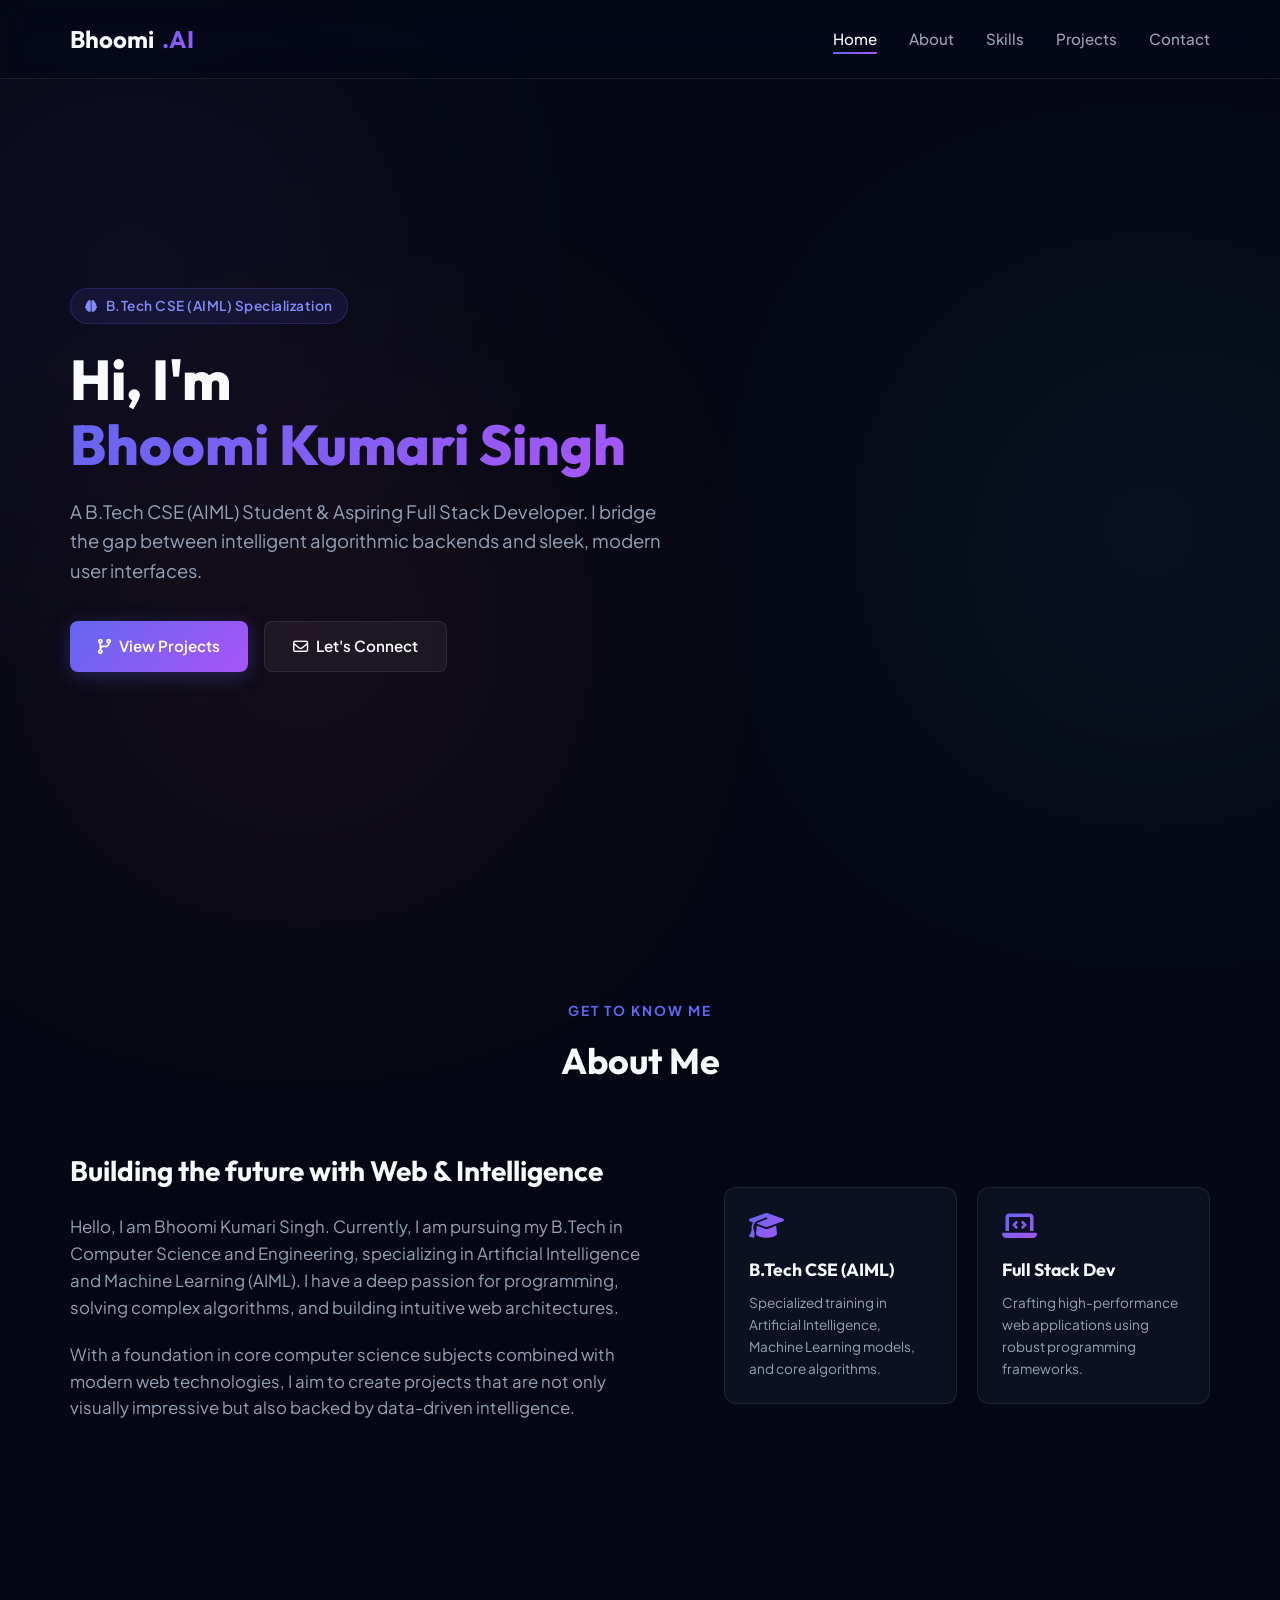
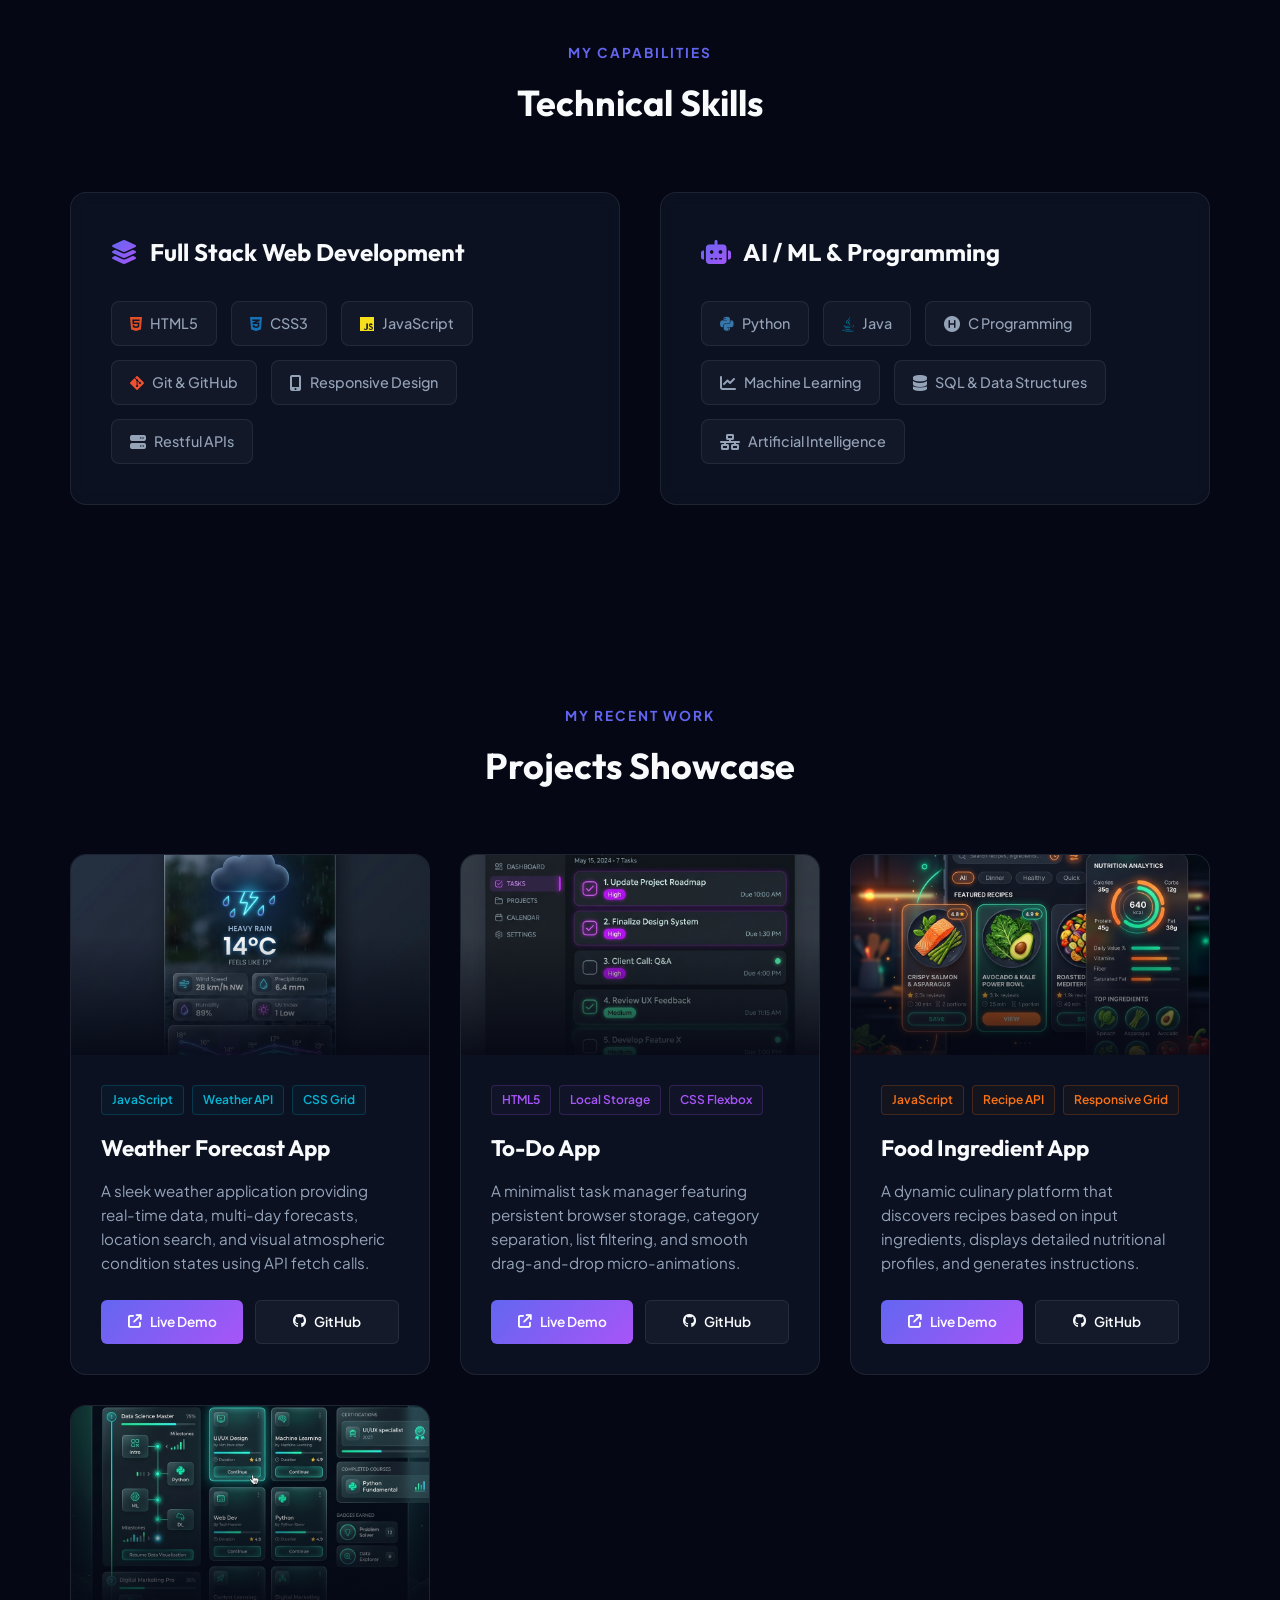
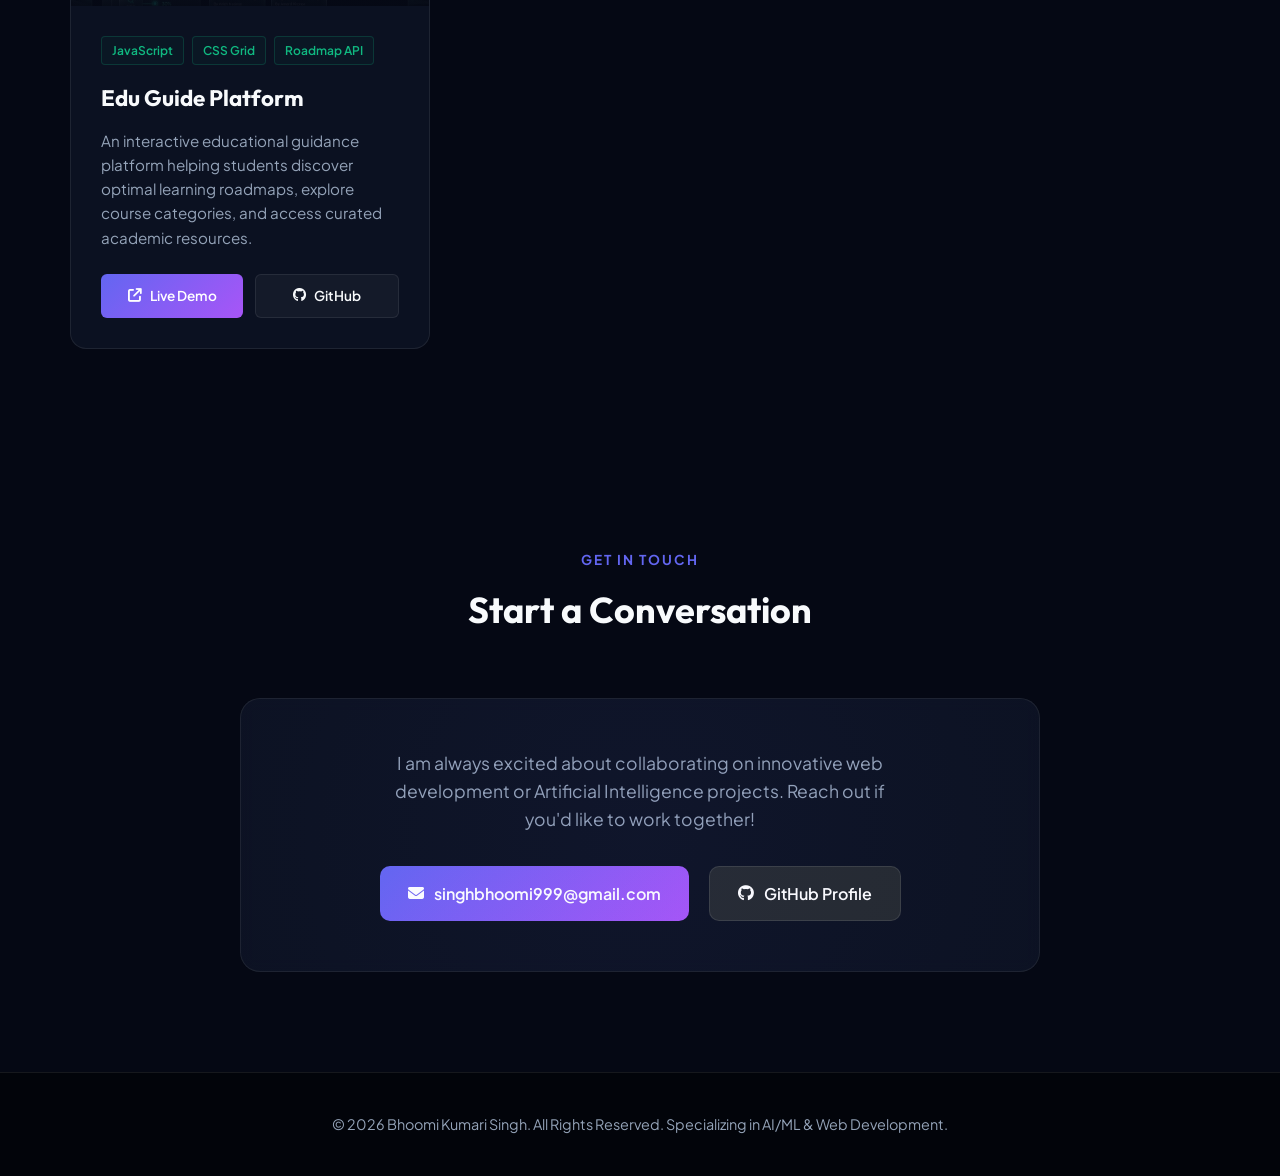
<file: index.html>
<!DOCTYPE html>
<html lang="en">
<head>
  <meta charset="UTF-8">
  <meta name="viewport" content="width=device-width, initial-scale=1.0">
  <meta name="description" content="Portfolio of Bhoomi Kumari Singh - B.Tech CSE (AIML) Student & Aspiring Full Stack Developer. Discover machine learning models, web applications, and project showcases.">
  <title>Bhoomi Kumari Singh | AIML & Full Stack Developer Portfolio</title>
  <link rel="stylesheet" href="style.css">
  <!-- FontAwesome for modern icons -->
  <link rel="stylesheet" href="https://cdnjs.cloudflare.com/ajax/libs/font-awesome/6.4.0/css/all.min.css">
</head>

<body>
  <!-- Ambient background glowing elements -->
  <div class="glow-orb orb-1"></div>
  <div class="glow-orb orb-2"></div>
  <div class="glow-orb orb-3"></div>

  <!-- Sticky Header Navigation -->
  <header id="header">
    <div class="nav-container">
      <a href="#home" class="logo">Bhoomi<span>.AI</span></a>
      <ul class="nav-menu" id="nav-menu">
        <li><a href="#home" class="nav-link active">Home</a></li>
        <li><a href="#about" class="nav-link">About</a></li>
        <li><a href="#skills" class="nav-link">Skills</a></li>
        <li><a href="#projects" class="nav-link">Projects</a></li>
        <li><a href="#contact" class="nav-link">Contact</a></li>
      </ul>
      <button class="hamburger" id="hamburger" aria-label="Toggle Menu">
        <span></span>
        <span></span>
        <span></span>
      </button>
    </div>
  </header>

  <!-- Hero Section -->
  <section class="hero" id="home">
    <div class="hero-content reveal">
      <div class="hero-badge">
        <i class="fa-solid fa-brain"></i> B.Tech CSE (AIML) Specialization
      </div>
      <h1>Hi, I'm <br><span class="gradient-text">Bhoomi Kumari Singh</span></h1>
      <p>A B.Tech CSE (AIML) Student & Aspiring Full Stack Developer. I bridge the gap between intelligent algorithmic backends and sleek, modern user interfaces.</p>
      <div class="hero-cta">
        <a href="#projects" class="btn btn-primary"><i class="fa-solid fa-code-branch"></i> View Projects</a>
        <a href="#contact" class="btn btn-secondary"><i class="fa-regular fa-envelope"></i> Let's Connect</a>
      </div>
    </div>
  </section>

  <!-- About Me Section -->
  <section class="about" id="about">
    <div class="section-header reveal">
      <span class="section-subtitle">Get to Know Me</span>
      <h2 class="section-title">About Me</h2>
    </div>
    <div class="about-grid">
      <div class="about-text reveal">
        <h3>Building the future with Web & Intelligence</h3>
        <p>Hello, I am Bhoomi Kumari Singh. Currently, I am pursuing my B.Tech in Computer Science and Engineering, specializing in Artificial Intelligence and Machine Learning (AIML). I have a deep passion for programming, solving complex algorithms, and building intuitive web architectures.</p>
        <p>With a foundation in core computer science subjects combined with modern web technologies, I aim to create projects that are not only visually impressive but also backed by data-driven intelligence.</p>
      </div>
      <div class="about-highlights reveal">
        <div class="about-card">
          <i class="fa-solid fa-graduation-cap"></i>
          <h4>B.Tech CSE (AIML)</h4>
          <p>Specialized training in Artificial Intelligence, Machine Learning models, and core algorithms.</p>
        </div>
        <div class="about-card">
          <i class="fa-solid fa-laptop-code"></i>
          <h4>Full Stack Dev</h4>
          <p>Crafting high-performance web applications using robust programming frameworks.</p>
        </div>
      </div>
    </div>
  </section>

  <!-- Skills Section -->
  <section class="skills" id="skills">
    <div class="section-header reveal">
      <span class="section-subtitle">My Capabilities</span>
      <h2 class="section-title">Technical Skills</h2>
    </div>
    <div class="skills-grid">
      <!-- Web Dev Category -->
      <div class="skills-category reveal">
        <h3><i class="fa-solid fa-layer-group"></i> Full Stack Web Development</h3>
        <div class="skills-list">
          <div class="skill-tag"><i class="fa-brands fa-html5" style="color:#e34f26;"></i> HTML5</div>
          <div class="skill-tag"><i class="fa-brands fa-css3-alt" style="color:#1572b6;"></i> CSS3</div>
          <div class="skill-tag"><i class="fa-brands fa-js" style="color:#f7df1e;"></i> JavaScript</div>
          <div class="skill-tag"><i class="fa-brands fa-git-alt" style="color:#f05032;"></i> Git & GitHub</div>
          <div class="skill-tag"><i class="fa-solid fa-mobile-screen-button"></i> Responsive Design</div>
          <div class="skill-tag"><i class="fa-solid fa-server"></i> Restful APIs</div>
        </div>
      </div>

      <!-- AI / ML & Programming Category -->
      <div class="skills-category reveal">
        <h3><i class="fa-solid fa-robot"></i> AI / ML & Programming</h3>
        <div class="skills-list">
          <div class="skill-tag"><i class="fa-brands fa-python" style="color:#3776ab;"></i> Python</div>
          <div class="skill-tag"><i class="fa-brands fa-java" style="color:#007396;"></i> Java</div>
          <div class="skill-tag"><i class="fa-solid fa-circle-h"></i> C Programming</div>
          <div class="skill-tag"><i class="fa-solid fa-chart-line"></i> Machine Learning</div>
          <div class="skill-tag"><i class="fa-solid fa-database"></i> SQL & Data Structures</div>
          <div class="skill-tag"><i class="fa-solid fa-network-wired"></i> Artificial Intelligence</div>
        </div>
      </div>
    </div>
  </section>

  <!-- Projects Section -->
  <section class="projects" id="projects">
    <div class="section-header reveal">
      <span class="section-subtitle">My Recent Work</span>
      <h2 class="section-title">Projects Showcase</h2>
    </div>
    <div class="projects-grid">
      <!-- Project 1: Weather App -->
      <div class="project-card reveal">
        <div class="project-img-wrapper">
          <img class="project-img" src="assets/weather_app.png" alt="Weather Forecast App Thumbnail">
        </div>
        <div class="project-body">
          <div class="project-tags">
            <span class="project-tag">JavaScript</span>
            <span class="project-tag">Weather API</span>
            <span class="project-tag">CSS Grid</span>
          </div>
          <h3>Weather Forecast App</h3>
          <p>A sleek weather application providing real-time data, multi-day forecasts, location search, and visual atmospheric condition states using API fetch calls.</p>
          <div class="project-actions">
            <a href="weather.html" target="_blank" class="project-btn project-btn-demo" id="demo-weather"><i class="fa-solid fa-arrow-up-right-from-square"></i> Live Demo</a>
            <a href="https://github.com/Bhoomikumarisingh21/stitch_weather_forecast_san_francisco" target="_blank" rel="noopener noreferrer" class="project-btn project-btn-code" id="code-weather"><i class="fa-brands fa-github"></i> GitHub</a>
          </div>
        </div>
      </div>

      <!-- Project 2: To-Do App -->
      <div class="project-card reveal">
        <div class="project-img-wrapper">
          <img class="project-img" src="assets/todo_app.png" alt="To-Do App Thumbnail">
        </div>
        <div class="project-body">
          <div class="project-tags">
            <span class="project-tag">HTML5</span>
            <span class="project-tag">Local Storage</span>
            <span class="project-tag">CSS Flexbox</span>
          </div>
          <h3>To-Do App</h3>
          <p>A minimalist task manager featuring persistent browser storage, category separation, list filtering, and smooth drag-and-drop micro-animations.</p>
          <div class="project-actions">
            <a href="todo.html" target="_blank" class="project-btn project-btn-demo" id="demo-todo"><i class="fa-solid fa-arrow-up-right-from-square"></i> Live Demo</a>
            <a href="https://github.com/Bhoomikumarisingh21/to-do-app" target="_blank" rel="noopener noreferrer" class="project-btn project-btn-code" id="code-todo"><i class="fa-brands fa-github"></i> GitHub</a>
          </div>
        </div>
      </div>

      <!-- Project 3: Food Ingredient App -->
      <div class="project-card reveal">
        <div class="project-img-wrapper">
          <img class="project-img" src="assets/food_app.png" alt="Food Ingredient App Thumbnail">
        </div>
        <div class="project-body">
          <div class="project-tags">
            <span class="project-tag">JavaScript</span>
            <span class="project-tag">Recipe API</span>
            <span class="project-tag">Responsive Grid</span>
          </div>
          <h3>Food Ingredient App</h3>
          <p>A dynamic culinary platform that discovers recipes based on input ingredients, displays detailed nutritional profiles, and generates instructions.</p>
          <div class="project-actions">
            <a href="food.html" target="_blank" class="project-btn project-btn-demo" id="demo-food"><i class="fa-solid fa-arrow-up-right-from-square"></i> Live Demo</a>
            <a href="https://github.com/Bhoomikumarisingh21/Food_Ingredient-Nutrition_scan" target="_blank" rel="noopener noreferrer" class="project-btn project-btn-code" id="code-food"><i class="fa-brands fa-github"></i> GitHub</a>
          </div>
        </div>
      </div>

      <!-- Project 4: Edu Guide -->
      <div class="project-card reveal">
        <div class="project-img-wrapper">
          <img class="project-img" src="assets/edu_guide.png" alt="Edu Guide Platform Thumbnail">
        </div>
        <div class="project-body">
          <div class="project-tags">
            <span class="project-tag">JavaScript</span>
            <span class="project-tag">CSS Grid</span>
            <span class="project-tag">Roadmap API</span>
          </div>
          <h3>Edu Guide Platform</h3>
          <p>An interactive educational guidance platform helping students discover optimal learning roadmaps, explore course categories, and access curated academic resources.</p>
          <div class="project-actions">
            <a href="edu.html" target="_blank" class="project-btn project-btn-demo" id="demo-edu"><i class="fa-solid fa-arrow-up-right-from-square"></i> Live Demo</a>
            <a href="https://github.com/Bhoomikumarisingh21/Edu-Guide1" target="_blank" rel="noopener noreferrer" class="project-btn project-btn-code" id="code-edu"><i class="fa-brands fa-github"></i> GitHub</a>
          </div>
        </div>
      </div>
    </div>
  </section>

  <!-- Contact Section -->
  <section class="contact" id="contact">
    <div class="section-header reveal">
      <span class="section-subtitle">Get In Touch</span>
      <h2 class="section-title">Start a Conversation</h2>
    </div>
    <div class="contact-container reveal">
      <p>I am always excited about collaborating on innovative web development or Artificial Intelligence projects. Reach out if you'd like to work together!</p>
      <div class="contact-methods">
        <a href="mailto:singhbhoomi999@gmail.com" class="contact-btn contact-btn-email" id="email-btn">
          <i class="fa-solid fa-envelope"></i> singhbhoomi999@gmail.com
        </a>
        <a href="https://github.com/Bhoomikumarisingh21" target="_blank" rel="noopener noreferrer" class="contact-btn contact-btn-github" id="github-btn">
          <i class="fa-brands fa-github"></i> GitHub Profile
        </a>
      </div>
    </div>
  </section>

  <!-- Footer -->
  <footer>
    <p>&copy; 2026 Bhoomi Kumari Singh. All Rights Reserved. Specializing in AI/ML & Web Development.</p>
  </footer>

  <script src="script.js"></script>
</body>
</html>
</file>
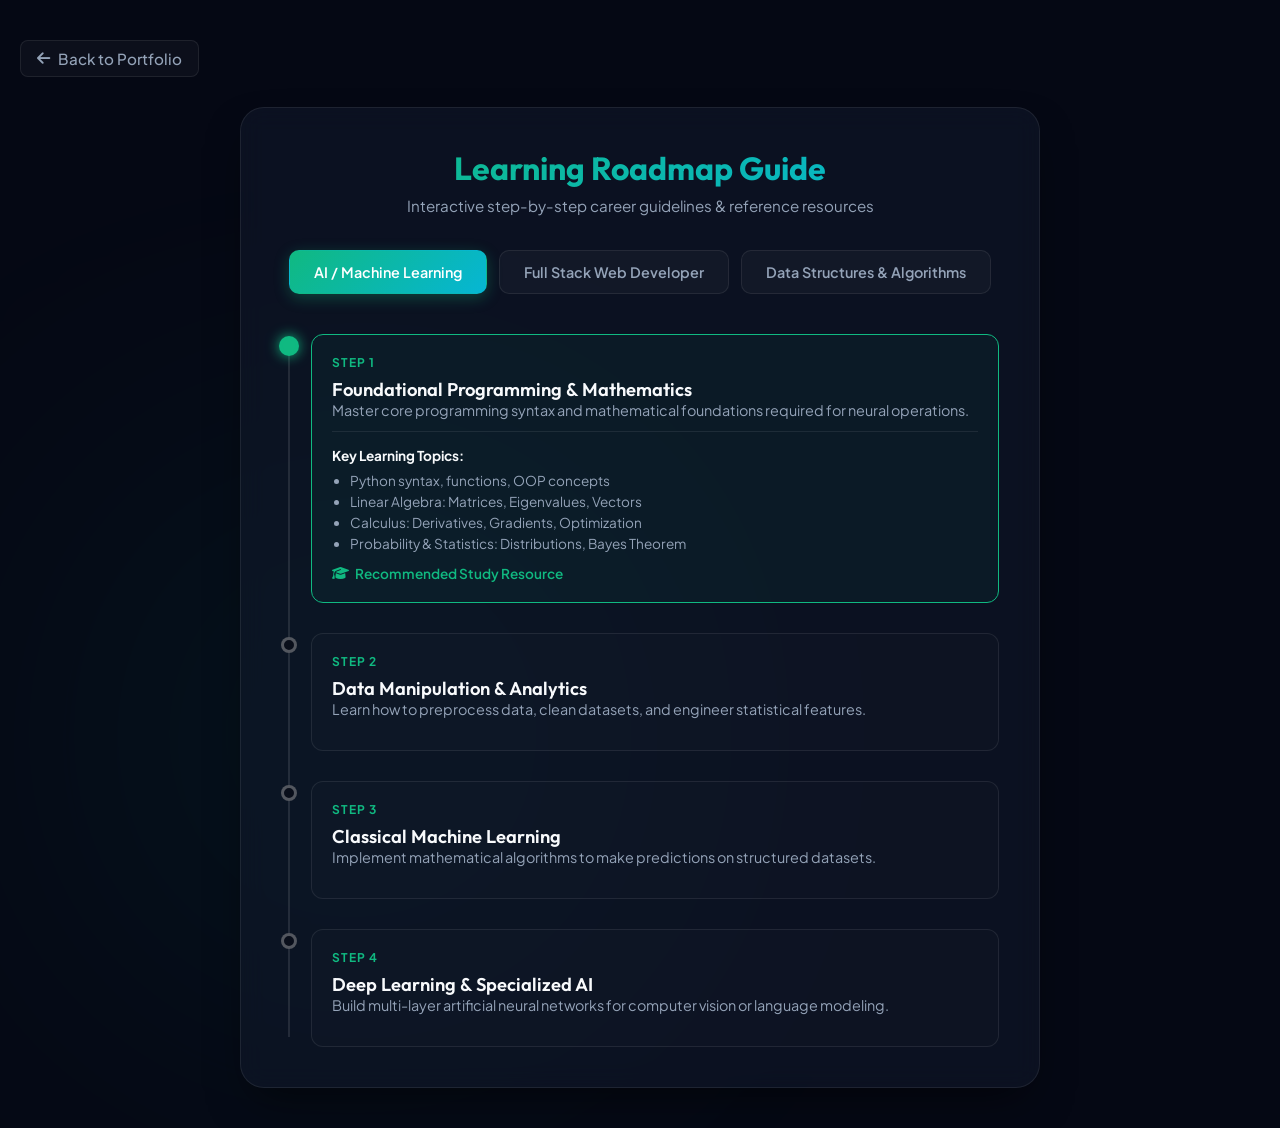
<file: edu.html>
<!DOCTYPE html>
<html lang="en">
<head>
  <meta charset="UTF-8">
  <meta name="viewport" content="width=device-width, initial-scale=1.0">
  <title>Live Demo: Edu Guide | Bhoomi Kumari Singh</title>
  <link rel="stylesheet" href="https://cdnjs.cloudflare.com/ajax/libs/font-awesome/6.4.0/css/all.min.css">
  <style>
    @import url('https://fonts.googleapis.com/css2?family=Outfit:wght@300;400;500;600;700;800&family=Plus+Jakarta+Sans:wght@300;400;500;600;700&display=swap');

    :root {
      --bg-primary: #050814;
      --card-bg: rgba(22, 30, 49, 0.45);
      --border-color: rgba(255, 255, 255, 0.08);
      --text-primary: #f8fafc;
      --text-secondary: #94a3b8;
      --accent-color: #10b981; /* Emerald theme for Edu Guide */
      --accent-gradient: linear-gradient(135deg, #10b981 0%, #06b6d4 100%);
      --font-heading: 'Outfit', sans-serif;
      --font-body: 'Plus Jakarta Sans', sans-serif;
    }

    * {
      box-sizing: border-box;
      margin: 0;
      padding: 0;
    }

    body {
      background-color: var(--bg-primary);
      color: var(--text-primary);
      font-family: var(--font-body);
      min-height: 100vh;
      display: flex;
      flex-direction: column;
      align-items: center;
      padding: 40px 20px;
      position: relative;
      overflow-x: hidden;
    }

    .glow-orb {
      position: absolute;
      width: 450px;
      height: 450px;
      border-radius: 50%;
      background: var(--accent-gradient);
      filter: blur(180px);
      opacity: 0.12;
      z-index: -1;
      bottom: 15%;
      left: 10%;
    }

    .back-btn {
      align-self: flex-start;
      margin-bottom: 30px;
      color: var(--text-secondary);
      text-decoration: none;
      font-size: 0.95rem;
      font-weight: 500;
      display: inline-flex;
      align-items: center;
      gap: 8px;
      transition: all 0.3s ease;
      background: rgba(255, 255, 255, 0.03);
      padding: 8px 16px;
      border: 1px solid var(--border-color);
      border-radius: 8px;
    }

    .back-btn:hover {
      color: var(--text-primary);
      border-color: rgba(255, 255, 255, 0.2);
      transform: translateX(-3px);
    }

    .edu-container {
      width: 100%;
      max-width: 800px;
      background: var(--card-bg);
      border: 1px solid var(--border-color);
      backdrop-filter: blur(12px);
      border-radius: 24px;
      padding: 40px;
      box-shadow: 0 20px 45px -15px rgba(0,0,0,0.6);
    }

    .edu-header {
      text-align: center;
      margin-bottom: 35px;
    }

    .edu-header h1 {
      font-family: var(--font-heading);
      font-size: 2rem;
      margin-bottom: 8px;
      background: var(--accent-gradient);
      -webkit-background-clip: text;
      -webkit-text-fill-color: transparent;
    }

    .edu-header p {
      color: var(--text-secondary);
      font-size: 0.95rem;
    }

    .roadmap-selector {
      display: flex;
      justify-content: center;
      gap: 12px;
      margin-bottom: 40px;
      flex-wrap: wrap;
    }

    .selector-btn {
      background: rgba(255, 255, 255, 0.03);
      border: 1px solid var(--border-color);
      color: var(--text-secondary);
      padding: 12px 24px;
      border-radius: 10px;
      font-weight: 600;
      font-size: 0.9rem;
      cursor: pointer;
      font-family: var(--font-body);
      transition: all 0.3s ease;
    }

    .selector-btn:hover {
      color: var(--text-primary);
      border-color: rgba(255, 255, 255, 0.2);
    }

    .selector-btn.active {
      background: var(--accent-gradient);
      color: white;
      border-color: transparent;
      box-shadow: 0 4px 15px rgba(16, 185, 129, 0.3);
    }

    /* Roadmap Visualizer Timeline */
    .roadmap-timeline {
      position: relative;
      padding-left: 30px;
      display: flex;
      flex-direction: column;
      gap: 30px;
    }

    .roadmap-timeline::before {
      content: '';
      position: absolute;
      left: 7px;
      top: 10px;
      bottom: 10px;
      width: 2px;
      background: rgba(255, 255, 255, 0.1);
    }

    .roadmap-node {
      position: relative;
      cursor: pointer;
      transition: all 0.3s ease;
    }

    .node-bullet {
      position: absolute;
      left: -30px;
      top: 4px;
      width: 16px;
      height: 16px;
      border-radius: 50%;
      background: #090e1a;
      border: 3px solid rgba(255, 255, 255, 0.3);
      transition: all 0.3s ease;
      z-index: 2;
    }

    .roadmap-node:hover .node-bullet, .roadmap-node.active .node-bullet {
      background: var(--accent-color);
      border-color: rgba(16, 185, 129, 0.3);
      box-shadow: 0 0 10px var(--accent-color);
      transform: scale(1.25);
    }

    .node-content {
      background: rgba(255, 255, 255, 0.01);
      border: 1px solid var(--border-color);
      border-radius: 12px;
      padding: 20px;
      transition: all 0.3s ease;
    }

    .roadmap-node:hover .node-content {
      background: rgba(255, 255, 255, 0.03);
      border-color: rgba(16, 185, 129, 0.2);
    }

    .roadmap-node.active .node-content {
      background: rgba(16, 185, 129, 0.05);
      border-color: var(--accent-color);
    }

    .node-header-row {
      display: flex;
      justify-content: space-between;
      align-items: center;
      margin-bottom: 8px;
    }

    .node-step {
      font-size: 0.75rem;
      font-weight: 700;
      color: var(--accent-color);
      text-transform: uppercase;
      letter-spacing: 1px;
    }

    .node-title {
      font-family: var(--font-heading);
      font-size: 1.15rem;
      font-weight: 600;
    }

    .node-summary {
      color: var(--text-secondary);
      font-size: 0.9rem;
      margin-bottom: 12px;
    }

    .node-details {
      display: none;
      border-top: 1px solid var(--border-color);
      padding-top: 15px;
      margin-top: 12px;
      font-size: 0.85rem;
      color: var(--text-secondary);
      animation: fadeIn 0.4s ease forwards;
    }

    @keyframes fadeIn {
      from { opacity: 0; transform: translateY(5px); }
      to { opacity: 1; transform: translateY(0); }
    }

    .roadmap-node.active .node-details {
      display: block;
    }

    .details-list {
      margin-left: 18px;
      margin-bottom: 12px;
      display: flex;
      flex-direction: column;
      gap: 4px;
    }

    .resource-link {
      display: inline-flex;
      align-items: center;
      gap: 6px;
      color: var(--accent-color);
      text-decoration: none;
      font-weight: 600;
    }

    .resource-link:hover {
      text-decoration: underline;
    }
  </style>
</head>
<body>
  <div class="glow-orb"></div>

  <a href="index.html" class="back-btn"><i class="fa-solid fa-arrow-left"></i> Back to Portfolio</a>

  <div class="edu-container">
    <div class="edu-header">
      <h1>Learning Roadmap Guide</h1>
      <p>Interactive step-by-step career guidelines & reference resources</p>
    </div>

    <div class="roadmap-selector">
      <button class="selector-btn active" data-roadmap="aiml">AI / Machine Learning</button>
      <button class="selector-btn" data-roadmap="webdev">Full Stack Web Developer</button>
      <button class="selector-btn" data-roadmap="dsa">Data Structures & Algorithms</button>
    </div>

    <div class="roadmap-timeline" id="roadmap-timeline">
      <!-- Dynamic timeline items -->
    </div>
  </div>

  <script>
    document.addEventListener('DOMContentLoaded', () => {
      const timeline = document.getElementById('roadmap-timeline');
      const selectorBtns = document.querySelectorAll('.selector-btn');

      // Roadmap Datasets
      const roadmaps = {
        aiml: [
          {
            step: "Step 1",
            title: "Foundational Programming & Mathematics",
            summary: "Master core programming syntax and mathematical foundations required for neural operations.",
            topics: [
              "Python syntax, functions, OOP concepts",
              "Linear Algebra: Matrices, Eigenvalues, Vectors",
              "Calculus: Derivatives, Gradients, Optimization",
              "Probability & Statistics: Distributions, Bayes Theorem"
            ],
            resource: "https://www.khanacademy.org/math/linear-algebra"
          },
          {
            step: "Step 2",
            title: "Data Manipulation & Analytics",
            summary: "Learn how to preprocess data, clean datasets, and engineer statistical features.",
            topics: [
              "Pandas: DataFrames, aggregation, merging",
              "NumPy: Multidimensional matrix operations",
              "Matplotlib & Seaborn: Statistical visualization",
              "Feature Scaling: Normalization, Standardization"
            ],
            resource: "https://pandas.pydata.org/docs/"
          },
          {
            step: "Step 3",
            title: "Classical Machine Learning",
            summary: "Implement mathematical algorithms to make predictions on structured datasets.",
            topics: [
              "Supervised: Linear/Logistic Regression, Decision Trees, SVMs",
              "Unsupervised: K-Means Clustering, PCA reduction",
              "Model Evaluation: Bias/Variance trade-off, Cross Validation",
              "Libraries: Scikit-Learn"
            ],
            resource: "https://scikit-learn.org/"
          },
          {
            step: "Step 4",
            title: "Deep Learning & Specialized AI",
            summary: "Build multi-layer artificial neural networks for computer vision or language modeling.",
            topics: [
              "Perceptrons & Backpropagation mechanics",
              "Computer Vision: Convolutional Neural Networks (CNNs)",
              "NLP & Generative AI: Transformers, LLM architectures",
              "Frameworks: TensorFlow or PyTorch"
            ],
            resource: "https://www.deeplearning.ai/"
          }
        ],
        webdev: [
          {
            step: "Step 1",
            title: "Frontend Basics (UI Structure)",
            summary: "Build responsive, structured templates and master interactive layouts.",
            topics: [
              "Semantic HTML5 tags and document structures",
              "CSS Grid & Flexbox alignment systems",
              "Modern responsive styling (media queries)",
              "Vanilla JavaScript: DOM events, loops, variables"
            ],
            resource: "https://developer.mozilla.org/en-US/"
          },
          {
            step: "Step 2",
            title: "Interactive Web APIs & Advanced Logic",
            summary: "Fetch asynchronous data and link applications to external web services.",
            topics: [
              "AJAX & Fetch API: Promises, Async/Await syntax",
              "Browser Web Storage: localStorage, sessionStorage",
              "JSON data serialization",
              "Git & Version Control fundamentals"
            ],
            resource: "https://javascript.info/"
          },
          {
            step: "Step 3",
            title: "Frontend Frameworks",
            summary: "Organize modern single-page applications using component-based development.",
            topics: [
              "React.js state management and lifecycle hooks",
              "Router setups & components routing",
              "CSS framework packages: TailwindCSS",
              "Node Package Manager (npm/yarn) dependency structures"
            ],
            resource: "https://react.dev/"
          },
          {
            step: "Step 4",
            title: "Backend Services & Databases",
            summary: "Create server APIs and store records in database systems.",
            topics: [
              "Node.js server setups & Express.js frameworks",
              "Restful API routing and headers",
              "Relational databases: SQL queries",
              "NoSQL systems: MongoDB schemas"
            ],
            resource: "https://nodejs.org/"
          }
        ],
        dsa: [
          {
            step: "Step 1",
            title: "Complexity & Linear Data Structures",
            summary: "Analyze algorithm speed bounds and handle sequences of items.",
            topics: [
              "Big-O notation, Time & Space complexities",
              "Arrays, Multi-dimensional matrices",
              "Linked Lists: Singly, Doubly, circular operations",
              "Stacks & Queues: FIFO/LIFO rules"
            ],
            resource: "https://www.geeksforgeeks.org/data-structures/"
          },
          {
            step: "Step 2",
            title: "Searching, Sorting & Trees",
            summary: "Organize database records and traverse hierarchical data tree representations.",
            topics: [
              "Binary Search: logarithmic hunting",
              "Sorting: QuickSort, MergeSort, HeapSort efficiency",
              "Binary Trees & BST traversal: Inorder, Preorder, Postorder",
              "Balanced Trees basics: AVL trees"
            ],
            resource: "https://www.khanacademy.org/computing/computer-science/algorithms"
          },
          {
            step: "Step 3",
            title: "Non-Linear Structures & Graphs",
            summary: "Model complex network linkages and traverse nodes.",
            topics: [
              "Heaps & Hash Tables operations (collision handling)",
              "Graph representations: Adjacency list/matrix",
              "Traversals: Breadth-First Search (BFS), Depth-First Search (DFS)",
              "Shortest Path algorithms: Dijkstra's"
            ],
            resource: "https://visualgo.net/en"
          }
        ]
      };

      function renderRoadmap(roadmapKey) {
        timeline.innerHTML = '';
        const nodes = roadmaps[roadmapKey];

        nodes.forEach((node, index) => {
          const div = document.createElement('div');
          // Make first node active by default
          div.className = `roadmap-node ${index === 0 ? 'active' : ''}`;
          
          let topicsHtml = '';
          node.topics.forEach(t => {
            topicsHtml += `<li>${t}</li>`;
          });

          div.innerHTML = `
            <div class="node-bullet"></div>
            <div class="node-content">
              <div class="node-header-row">
                <span class="node-step">${node.step}</span>
              </div>
              <h3 class="node-title">${node.title}</h3>
              <p class="node-summary">${node.summary}</p>
              
              <div class="node-details">
                <h4 style="margin-bottom:8px; color:var(--text-primary);">Key Learning Topics:</h4>
                <ul class="details-list">
                  ${topicsHtml}
                </ul>
                <a href="${node.resource}" target="_blank" class="resource-link">
                  <i class="fa-solid fa-graduation-cap"></i> Recommended Study Resource
                </a>
              </div>
            </div>
          `;

          div.addEventListener('click', (e) => {
            // Check if user clicked a link
            if (e.target.closest('a')) return;
            
            // Toggle active state on node
            const isActive = div.classList.contains('active');
            
            // Close all
            document.querySelectorAll('.roadmap-node').forEach(n => n.classList.remove('active'));
            
            // Open this one if it wasn't active
            if (!isActive) {
              div.classList.add('active');
            }
          });

          timeline.appendChild(div);
        });
      }

      // Selector Button Clicks
      selectorBtns.forEach(btn => {
        btn.addEventListener('click', (e) => {
          selectorBtns.forEach(b => b.classList.remove('active'));
          e.target.classList.add('active');
          const roadmapKey = e.target.getAttribute('data-roadmap');
          renderRoadmap(roadmapKey);
        });
      });

      // Initial load
      renderRoadmap('aiml');
    });
  </script>
</body>
</html>
</file>
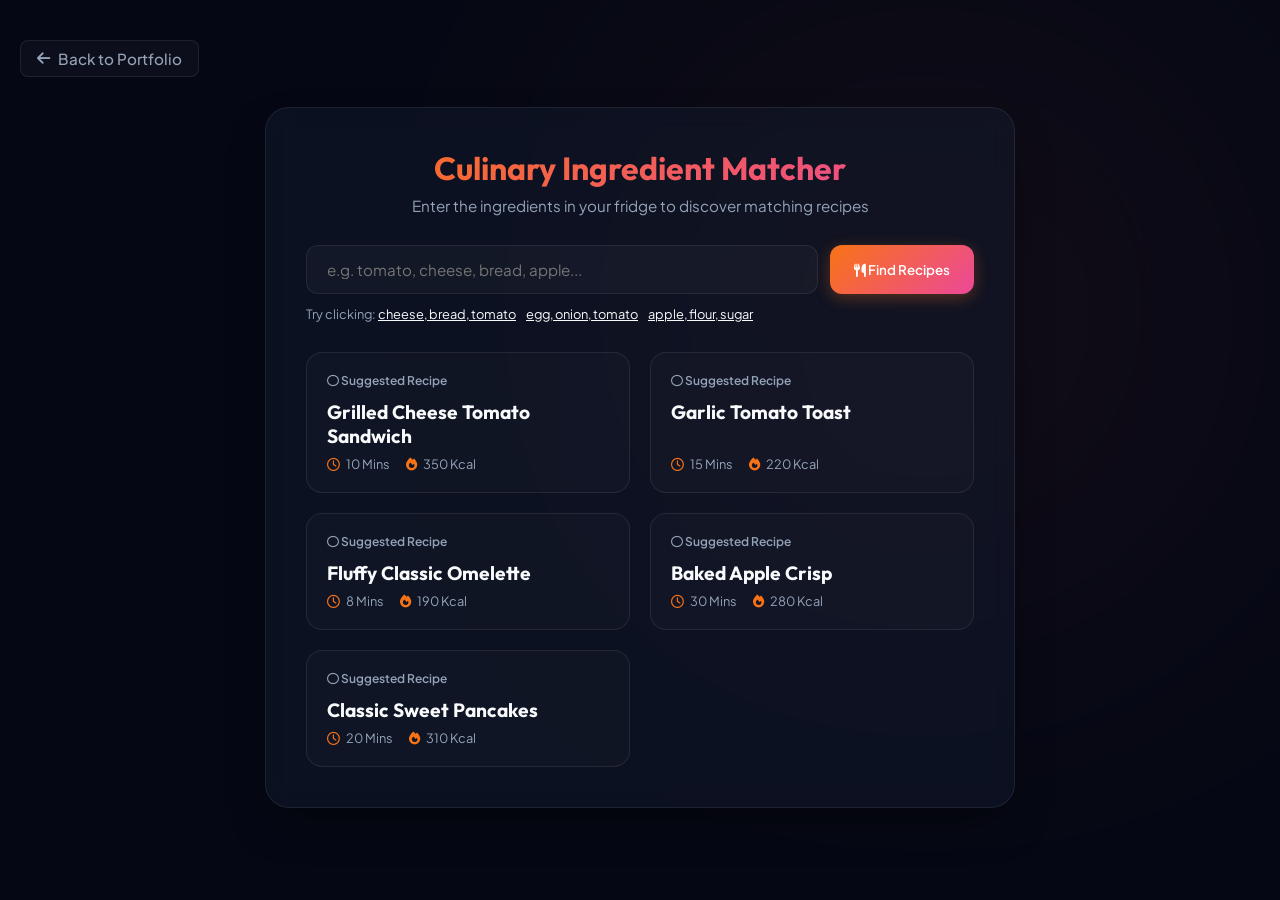
<file: food.html>
<!DOCTYPE html>
<html lang="en">
<head>
  <meta charset="UTF-8">
  <meta name="viewport" content="width=device-width, initial-scale=1.0">
  <title>Live Demo: Food Ingredient App | Bhoomi Kumari Singh</title>
  <link rel="stylesheet" href="https://cdnjs.cloudflare.com/ajax/libs/font-awesome/6.4.0/css/all.min.css">
  <style>
    @import url('https://fonts.googleapis.com/css2?family=Outfit:wght@300;400;500;600;700;800&family=Plus+Jakarta+Sans:wght@300;400;500;600;700&display=swap');

    :root {
      --bg-primary: #050814;
      --card-bg: rgba(22, 30, 49, 0.45);
      --border-color: rgba(255, 255, 255, 0.08);
      --text-primary: #f8fafc;
      --text-secondary: #94a3b8;
      --accent-color: #f97316; /* Orange theme for Food */
      --accent-gradient: linear-gradient(135deg, #f97316 0%, #ec4899 100%);
      --font-heading: 'Outfit', sans-serif;
      --font-body: 'Plus Jakarta Sans', sans-serif;
    }

    * {
      box-sizing: border-box;
      margin: 0;
      padding: 0;
    }

    body {
      background-color: var(--bg-primary);
      color: var(--text-primary);
      font-family: var(--font-body);
      min-height: 100vh;
      display: flex;
      flex-direction: column;
      align-items: center;
      padding: 40px 20px;
      position: relative;
      overflow-x: hidden;
    }

    .glow-orb {
      position: absolute;
      width: 450px;
      height: 450px;
      border-radius: 50%;
      background: var(--accent-gradient);
      filter: blur(180px);
      opacity: 0.12;
      z-index: -1;
      top: 10%;
      right: 10%;
    }

    .back-btn {
      align-self: flex-start;
      margin-bottom: 30px;
      color: var(--text-secondary);
      text-decoration: none;
      font-size: 0.95rem;
      font-weight: 500;
      display: inline-flex;
      align-items: center;
      gap: 8px;
      transition: all 0.3s ease;
      background: rgba(255, 255, 255, 0.03);
      padding: 8px 16px;
      border: 1px solid var(--border-color);
      border-radius: 8px;
    }

    .back-btn:hover {
      color: var(--text-primary);
      border-color: rgba(255, 255, 255, 0.2);
      transform: translateX(-3px);
    }

    .food-container {
      width: 100%;
      max-width: 750px;
      background: var(--card-bg);
      border: 1px solid var(--border-color);
      backdrop-filter: blur(12px);
      border-radius: 24px;
      padding: 40px;
      box-shadow: 0 20px 45px -15px rgba(0,0,0,0.6);
    }

    .food-header {
      text-align: center;
      margin-bottom: 30px;
    }

    .food-header h1 {
      font-family: var(--font-heading);
      font-size: 2rem;
      margin-bottom: 8px;
      background: var(--accent-gradient);
      -webkit-background-clip: text;
      -webkit-text-fill-color: transparent;
    }

    .food-header p {
      color: var(--text-secondary);
      font-size: 0.95rem;
    }

    .search-section {
      display: flex;
      flex-direction: column;
      gap: 12px;
      margin-bottom: 30px;
    }

    .input-wrapper {
      display: flex;
      gap: 12px;
    }

    .ingredients-input {
      flex: 1;
      background: rgba(255, 255, 255, 0.03);
      border: 1px solid var(--border-color);
      padding: 14px 20px;
      border-radius: 12px;
      color: var(--text-primary);
      font-family: var(--font-body);
      font-size: 0.95rem;
      outline: none;
      transition: all 0.3s ease;
    }

    .ingredients-input:focus {
      border-color: var(--accent-color);
      background: rgba(255, 255, 255, 0.06);
      box-shadow: 0 0 10px rgba(249, 115, 22, 0.2);
    }

    .find-btn {
      background: var(--accent-gradient);
      color: white;
      border: none;
      padding: 14px 24px;
      border-radius: 12px;
      font-weight: 600;
      cursor: pointer;
      font-family: var(--font-body);
      transition: all 0.3s ease;
      box-shadow: 0 4px 15px rgba(249, 115, 22, 0.3);
    }

    .find-btn:hover {
      transform: translateY(-2px);
      box-shadow: 0 6px 20px rgba(249, 115, 22, 0.5);
    }

    .suggestions {
      font-size: 0.8rem;
      color: var(--text-secondary);
    }

    .suggestions span {
      color: var(--text-primary);
      cursor: pointer;
      text-decoration: underline;
      margin-right: 8px;
    }

    .suggestions span:hover {
      color: var(--accent-color);
    }

    /* Recipes Grid */
    .recipes-grid {
      display: grid;
      grid-template-columns: repeat(2, 1fr);
      gap: 20px;
    }

    .recipe-card {
      background: rgba(255, 255, 255, 0.02);
      border: 1px solid var(--border-color);
      border-radius: 16px;
      overflow: hidden;
      display: flex;
      flex-direction: column;
      transition: all 0.3s ease;
      cursor: pointer;
    }

    .recipe-card:hover {
      transform: translateY(-4px);
      border-color: rgba(249, 115, 22, 0.3);
      box-shadow: 0 10px 25px -10px rgba(0,0,0,0.5);
    }

    .recipe-details-summary {
      padding: 20px;
      display: flex;
      flex-direction: column;
      flex-grow: 1;
    }

    .recipe-title {
      font-family: var(--font-heading);
      font-size: 1.2rem;
      margin-bottom: 8px;
    }

    .match-tag {
      font-size: 0.75rem;
      color: #10b981;
      font-weight: 600;
      margin-bottom: 12px;
      display: inline-block;
    }

    .recipe-meta {
      display: flex;
      gap: 16px;
      font-size: 0.8rem;
      color: var(--text-secondary);
      margin-top: auto;
    }

    .recipe-meta span i {
      color: var(--accent-color);
      margin-right: 4px;
    }

    /* Modal Overlay */
    .recipe-modal {
      position: fixed;
      top: 0;
      left: 0;
      width: 100%;
      height: 100%;
      background: rgba(5, 8, 20, 0.8);
      backdrop-filter: blur(8px);
      z-index: 1000;
      display: none;
      align-items: center;
      justify-content: center;
      padding: 20px;
    }

    .modal-content {
      background: #090e1a;
      border: 1px solid var(--border-color);
      max-width: 600px;
      width: 100%;
      max-height: 85vh;
      border-radius: 20px;
      padding: 35px;
      overflow-y: auto;
      position: relative;
    }

    .close-modal {
      position: absolute;
      top: 20px;
      right: 20px;
      background: none;
      border: none;
      color: var(--text-secondary);
      font-size: 1.25rem;
      cursor: pointer;
      transition: color 0.3s ease;
    }

    .close-modal:hover {
      color: var(--text-primary);
    }

    .modal-title {
      font-family: var(--font-heading);
      font-size: 1.75rem;
      margin-bottom: 16px;
      background: var(--accent-gradient);
      -webkit-background-clip: text;
      -webkit-text-fill-color: transparent;
    }

    .modal-meta {
      display: flex;
      gap: 20px;
      font-size: 0.85rem;
      color: var(--text-secondary);
      border-bottom: 1px solid var(--border-color);
      padding-bottom: 15px;
      margin-bottom: 20px;
    }

    .modal-meta span i {
      color: var(--accent-color);
      margin-right: 6px;
    }

    .modal-section-title {
      font-family: var(--font-heading);
      font-size: 1.15rem;
      margin-bottom: 10px;
      color: var(--text-primary);
    }

    .modal-ingredients {
      list-style: none;
      display: flex;
      flex-direction: column;
      gap: 6px;
      margin-bottom: 24px;
    }

    .modal-ingredients li {
      font-size: 0.95rem;
      color: var(--text-secondary);
      display: flex;
      align-items: center;
      gap: 8px;
    }

    .modal-ingredients li::before {
      content: '\f058';
      font-family: 'Font Awesome 5 Free';
      font-weight: 900;
      color: var(--accent-color);
      font-size: 14px;
    }

    .modal-instructions {
      list-style: decimal;
      padding-left: 20px;
      display: flex;
      flex-direction: column;
      gap: 10px;
      color: var(--text-secondary);
      font-size: 0.95rem;
    }

    .modal-instructions li {
      line-height: 1.5;
    }

    @media (max-width: 580px) {
      .recipes-grid {
        grid-template-columns: 1fr;
      }
    }
  </style>
</head>
<body>
  <div class="glow-orb"></div>

  <a href="index.html" class="back-btn"><i class="fa-solid fa-arrow-left"></i> Back to Portfolio</a>

  <div class="food-container">
    <div class="food-header">
      <h1>Culinary Ingredient Matcher</h1>
      <p>Enter the ingredients in your fridge to discover matching recipes</p>
    </div>

    <div class="search-section">
      <div class="input-wrapper">
        <input type="text" id="ingredients-input" class="ingredients-input" placeholder="e.g. tomato, cheese, bread, apple..." autocomplete="off">
        <button id="find-btn" class="find-btn"><i class="fa-solid fa-utensils"></i> Find Recipes</button>
      </div>
      <div class="suggestions">
        Try clicking: 
        <span class="suggest-chip">cheese, bread, tomato</span>
        <span class="suggest-chip">egg, onion, tomato</span>
        <span class="suggest-chip">apple, flour, sugar</span>
      </div>
    </div>

    <div class="recipes-grid" id="recipes-grid">
      <!-- Dynamic cards here -->
    </div>
  </div>

  <!-- Detail Modal -->
  <div class="recipe-modal" id="recipe-modal">
    <div class="modal-content">
      <button class="close-modal" id="close-modal"><i class="fa-solid fa-xmark"></i></button>
      <h2 class="modal-title" id="modal-title">Grilled Cheese Tomato Sandwich</h2>
      <div class="modal-meta">
        <span id="modal-time"><i class="fa-regular fa-clock"></i> 15 Mins</span>
        <span id="modal-cal"><i class="fa-solid fa-fire"></i> 340 Kcal</span>
      </div>
      
      <h3 class="modal-section-title">Required Ingredients</h3>
      <ul class="modal-ingredients" id="modal-ingredients">
        <!-- List here -->
      </ul>

      <h3 class="modal-section-title">Cooking Instructions</h3>
      <ol class="modal-instructions" id="modal-instructions">
        <!-- Directions here -->
      </ol>
    </div>
  </div>

  <script>
    document.addEventListener('DOMContentLoaded', () => {
      const input = document.getElementById('ingredients-input');
      const findBtn = document.getElementById('find-btn');
      const grid = document.getElementById('recipes-grid');
      const modal = document.getElementById('recipe-modal');
      const closeModal = document.getElementById('close-modal');
      const chips = document.querySelectorAll('.suggest-chip');

      // Elements inside Modal
      const modalTitle = document.getElementById('modal-title');
      const modalTime = document.getElementById('modal-time');
      const modalCal = document.getElementById('modal-cal');
      const modalIngredients = document.getElementById('modal-ingredients');
      const modalInstructions = document.getElementById('modal-instructions');

      // Recipe Database
      const recipes = [
        {
          id: 1,
          name: "Grilled Cheese Tomato Sandwich",
          time: "10 Mins",
          cal: "350 Kcal",
          ingredients: ["bread", "cheese", "tomato", "butter"],
          instructions: [
            "Butter one side of each bread slice.",
            "Place one slice butter-side down on a pan, top with cheese slices and tomato slices.",
            "Place the second slice of bread on top, butter-side up.",
            "Grill until golden brown on both sides and cheese is melted."
          ]
        },
        {
          id: 2,
          name: "Garlic Tomato Toast",
          time: "15 Mins",
          cal: "220 Kcal",
          ingredients: ["bread", "tomato", "garlic", "olive oil"],
          instructions: [
            "Toast the bread slices until crispy.",
            "Rub raw cut garlic clove over the toasted bread.",
            "Drizzle olive oil and top with finely chopped tomatoes.",
            "Season with salt and pepper."
          ]
        },
        {
          id: 3,
          name: "Fluffy Classic Omelette",
          time: "8 Mins",
          cal: "190 Kcal",
          ingredients: ["egg", "butter", "onion", "tomato", "salt"],
          instructions: [
            "Whisk eggs with a pinch of salt.",
            "Melt butter in a skillet over medium heat.",
            "Add finely chopped onion and tomato, sauteing for 2 minutes.",
            "Pour in the eggs, cook until edges set, then fold and serve."
          ]
        },
        {
          id: 4,
          name: "Baked Apple Crisp",
          time: "30 Mins",
          cal: "280 Kcal",
          ingredients: ["apple", "flour", "sugar", "butter", "cinnamon"],
          instructions: [
            "Slice apples and place in a baking dish, dusting with cinnamon.",
            "Mix flour, sugar, and cold butter until crumbly.",
            "Spread the crumble topping over the apples.",
            "Bake at 180°C for 25 minutes until golden."
          ]
        },
        {
          id: 5,
          name: "Classic Sweet Pancakes",
          time: "20 Mins",
          cal: "310 Kcal",
          ingredients: ["flour", "egg", "milk", "sugar", "butter"],
          instructions: [
            "Whisk flour, sugar, eggs, and milk together until smooth.",
            "Melt a small knob of butter on a hot griddle.",
            "Pour batter and cook until bubbles form, then flip.",
            "Serve hot with honey or maple syrup."
          ]
        }
      ];

      function renderRecipes(filterString = '') {
        grid.innerHTML = '';
        const searchIngredients = filterString.toLowerCase()
          .split(',')
          .map(i => i.trim())
          .filter(i => i !== '');

        let matches = [];

        if (searchIngredients.length === 0) {
          // Show all if empty
          matches = recipes.map(r => ({ ...r, matchCount: 0 }));
        } else {
          // Calculate overlaps
          recipes.forEach(r => {
            let count = 0;
            searchIngredients.forEach(searchItem => {
              if (r.ingredients.some(ing => ing.includes(searchItem) || searchItem.includes(ing))) {
                count++;
              }
            });

            if (count > 0) {
              matches.push({ ...r, matchCount: count });
            }
          });

          // Sort by match count descending
          matches.sort((a, b) => b.matchCount - a.matchCount);
        }

        if (matches.length === 0) {
          grid.innerHTML = `<div style="grid-column: 1/-1; text-align: center; color: var(--text-secondary); padding: 40px 0;">No matching recipes found. Try other ingredients!</div>`;
          return;
        }

        matches.forEach(r => {
          const card = document.createElement('div');
          card.className = 'recipe-card';
          
          let matchTag = '';
          if (r.matchCount > 0) {
            matchTag = `<span class="match-tag"><i class="fa-solid fa-circle-check"></i> Matches ${r.matchCount} ingredient${r.matchCount > 1 ? 's' : ''}</span>`;
          } else {
            matchTag = `<span class="match-tag" style="color: var(--text-secondary)"><i class="fa-regular fa-circle"></i> Suggested Recipe</span>`;
          }

          card.innerHTML = `
            <div class="recipe-details-summary">
              ${matchTag}
              <h3 class="recipe-title">${r.name}</h3>
              <div class="recipe-meta">
                <span><i class="fa-regular fa-clock"></i> ${r.time}</span>
                <span><i class="fa-solid fa-fire"></i> ${r.cal}</span>
              </div>
            </div>
          `;

          card.addEventListener('click', () => openRecipeDetails(r));
          grid.appendChild(card);
        });
      }

      function openRecipeDetails(recipe) {
        modalTitle.textContent = recipe.name;
        modalTime.innerHTML = `<i class="fa-regular fa-clock"></i> ${recipe.time}`;
        modalCal.innerHTML = `<i class="fa-solid fa-fire"></i> ${recipe.cal}`;
        
        modalIngredients.innerHTML = '';
        recipe.ingredients.forEach(ing => {
          const li = document.createElement('li');
          li.textContent = ing.charAt(0).toUpperCase() + ing.slice(1);
          modalIngredients.appendChild(li);
        });

        modalInstructions.innerHTML = '';
        recipe.instructions.forEach(step => {
          const li = document.createElement('li');
          li.textContent = step;
          modalInstructions.appendChild(li);
        });

        modal.style.display = 'flex';
      }

      // Close modal events
      closeModal.addEventListener('click', () => modal.style.display = 'none');
      window.addEventListener('click', (e) => {
        if (e.target === modal) modal.style.display = 'none';
      });

      // Search events
      findBtn.addEventListener('click', () => {
        renderRecipes(input.value);
      });

      input.addEventListener('keypress', (e) => {
        if (e.key === 'Enter') renderRecipes(input.value);
      });

      // Suggestion chips
      chips.forEach(chip => {
        chip.addEventListener('click', () => {
          input.value = chip.textContent;
          renderRecipes(chip.textContent);
        });
      });

      // Initial render
      renderRecipes();
    });
  </script>
</body>
</html>
</file>
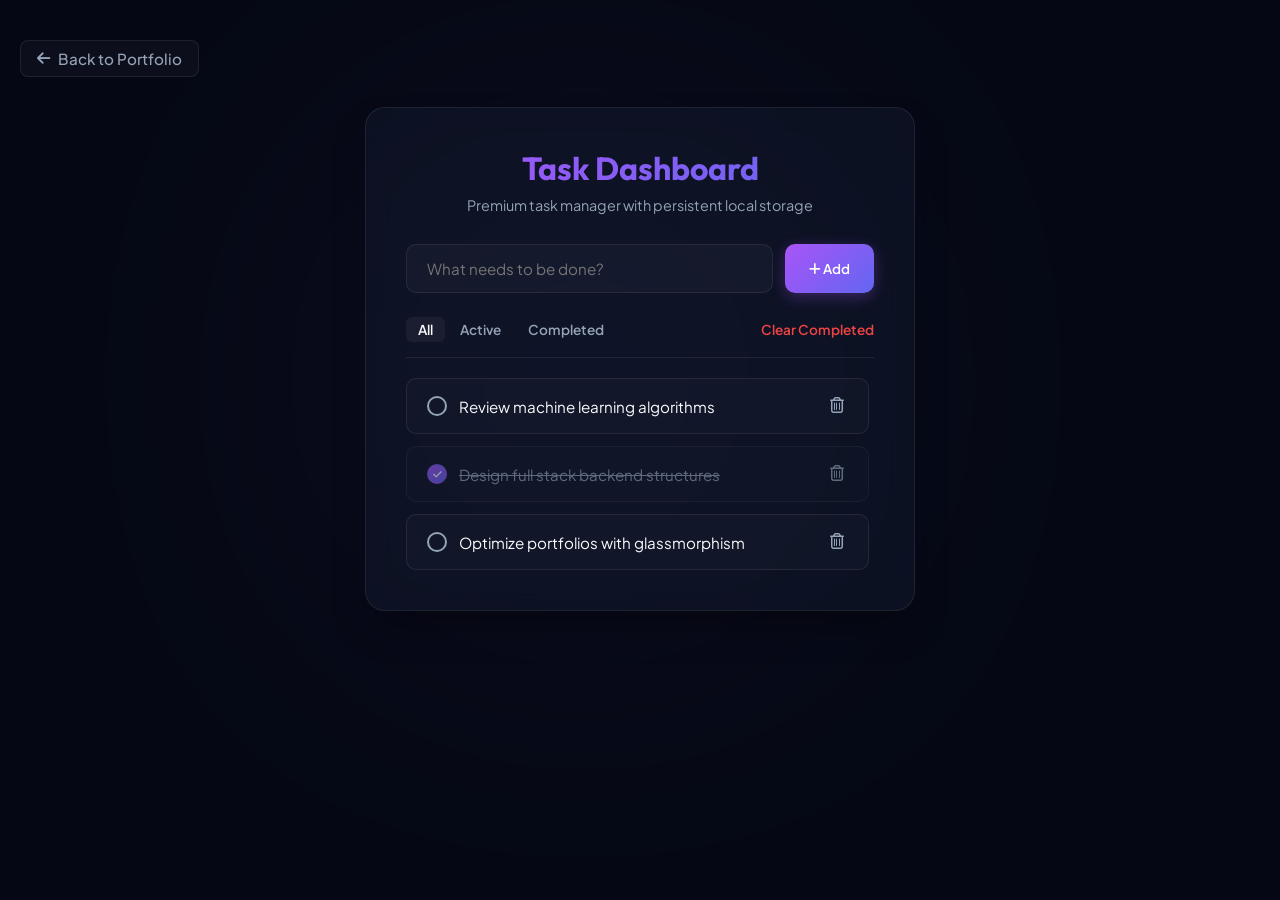
<file: todo.html>
<!DOCTYPE html>
<html lang="en">
<head>
  <meta charset="UTF-8">
  <meta name="viewport" content="width=device-width, initial-scale=1.0">
  <title>Live Demo: To-Do App | Bhoomi Kumari Singh</title>
  <link rel="stylesheet" href="https://cdnjs.cloudflare.com/ajax/libs/font-awesome/6.4.0/css/all.min.css">
  <style>
    @import url('https://fonts.googleapis.com/css2?family=Outfit:wght@300;400;500;600;700;800&family=Plus+Jakarta+Sans:wght@300;400;500;600;700&display=swap');

    :root {
      --bg-primary: #050814;
      --card-bg: rgba(22, 30, 49, 0.45);
      --border-color: rgba(255, 255, 255, 0.08);
      --text-primary: #f8fafc;
      --text-secondary: #94a3b8;
      --accent-color: #a855f7; /* Violet theme for Todo */
      --accent-gradient: linear-gradient(135deg, #a855f7 0%, #6366f1 100%);
      --font-heading: 'Outfit', sans-serif;
      --font-body: 'Plus Jakarta Sans', sans-serif;
    }

    * {
      box-sizing: border-box;
      margin: 0;
      padding: 0;
    }

    body {
      background-color: var(--bg-primary);
      color: var(--text-primary);
      font-family: var(--font-body);
      min-height: 100vh;
      display: flex;
      flex-direction: column;
      align-items: center;
      padding: 40px 20px;
      position: relative;
      overflow-x: hidden;
    }

    .glow-orb {
      position: absolute;
      width: 400px;
      height: 400px;
      border-radius: 50%;
      background: var(--accent-gradient);
      filter: blur(160px);
      opacity: 0.12;
      z-index: -1;
      top: 20%;
      left: 30%;
    }

    .back-btn {
      align-self: flex-start;
      margin-bottom: 30px;
      color: var(--text-secondary);
      text-decoration: none;
      font-size: 0.95rem;
      font-weight: 500;
      display: inline-flex;
      align-items: center;
      gap: 8px;
      transition: all 0.3s ease;
      background: rgba(255, 255, 255, 0.03);
      padding: 8px 16px;
      border: 1px solid var(--border-color);
      border-radius: 8px;
    }

    .back-btn:hover {
      color: var(--text-primary);
      border-color: rgba(255, 255, 255, 0.2);
      transform: translateX(-3px);
    }

    .todo-container {
      width: 100%;
      max-width: 550px;
      background: var(--card-bg);
      border: 1px solid var(--border-color);
      backdrop-filter: blur(12px);
      border-radius: 20px;
      padding: 40px;
      box-shadow: 0 20px 40px -15px rgba(0,0,0,0.5);
    }

    .todo-header {
      margin-bottom: 30px;
      text-align: center;
    }

    .todo-header h1 {
      font-family: var(--font-heading);
      font-size: 2rem;
      margin-bottom: 8px;
      background: var(--accent-gradient);
      -webkit-background-clip: text;
      -webkit-text-fill-color: transparent;
    }

    .todo-header p {
      color: var(--text-secondary);
      font-size: 0.9rem;
    }

    .todo-input-group {
      display: flex;
      gap: 12px;
      margin-bottom: 24px;
    }

    .todo-input {
      flex: 1;
      background: rgba(255, 255, 255, 0.03);
      border: 1px solid var(--border-color);
      padding: 14px 20px;
      border-radius: 10px;
      color: var(--text-primary);
      font-family: var(--font-body);
      font-size: 0.95rem;
      outline: none;
      transition: all 0.3s ease;
    }

    .todo-input:focus {
      border-color: var(--accent-color);
      background: rgba(255, 255, 255, 0.06);
      box-shadow: 0 0 10px rgba(168, 85, 247, 0.2);
    }

    .add-btn {
      background: var(--accent-gradient);
      color: white;
      border: none;
      padding: 14px 24px;
      border-radius: 10px;
      font-weight: 600;
      cursor: pointer;
      font-family: var(--font-body);
      transition: all 0.3s ease;
      box-shadow: 0 4px 15px rgba(168, 85, 247, 0.3);
    }

    .add-btn:hover {
      transform: translateY(-2px);
      box-shadow: 0 6px 20px rgba(168, 85, 247, 0.5);
    }

    .filters {
      display: flex;
      justify-content: space-between;
      margin-bottom: 20px;
      border-bottom: 1px solid var(--border-color);
      padding-bottom: 15px;
    }

    .filter-btn {
      background: none;
      border: none;
      color: var(--text-secondary);
      font-family: var(--font-body);
      font-size: 0.85rem;
      font-weight: 600;
      cursor: pointer;
      padding: 4px 12px;
      border-radius: 6px;
      transition: all 0.3s ease;
    }

    .filter-btn.active, .filter-btn:hover {
      color: var(--text-primary);
      background: rgba(255, 255, 255, 0.05);
    }

    .clear-completed {
      background: none;
      border: none;
      color: #ef4444;
      font-family: var(--font-body);
      font-size: 0.85rem;
      font-weight: 600;
      cursor: pointer;
      transition: all 0.3s ease;
    }

    .clear-completed:hover {
      opacity: 0.8;
      text-decoration: underline;
    }

    .todo-list {
      list-style: none;
      display: flex;
      flex-direction: column;
      gap: 12px;
      max-height: 350px;
      overflow-y: auto;
      padding-right: 5px;
    }

    .todo-item {
      display: flex;
      align-items: center;
      justify-content: space-between;
      padding: 14px 20px;
      background: rgba(255, 255, 255, 0.02);
      border: 1px solid var(--border-color);
      border-radius: 10px;
      transition: all 0.3s ease;
    }

    .todo-item:hover {
      background: rgba(255, 255, 255, 0.04);
      border-color: rgba(255, 255, 255, 0.15);
    }

    .todo-item.completed {
      opacity: 0.6;
    }

    .todo-checkbox-label {
      display: flex;
      align-items: center;
      gap: 12px;
      cursor: pointer;
      font-size: 0.95rem;
      flex: 1;
    }

    .todo-checkbox-label input {
      display: none;
    }

    .custom-checkbox {
      width: 20px;
      height: 20px;
      border: 2px solid var(--text-secondary);
      border-radius: 50%;
      display: inline-flex;
      align-items: center;
      justify-content: center;
      transition: all 0.3s ease;
    }

    .todo-checkbox-label input:checked + .custom-checkbox {
      background: var(--accent-gradient);
      border-color: transparent;
    }

    .todo-checkbox-label input:checked + .custom-checkbox::after {
      content: '\f00c';
      font-family: 'Font Awesome 5 Free';
      font-weight: 900;
      color: white;
      font-size: 10px;
    }

    .todo-item.completed .todo-text {
      text-decoration: line-through;
      color: var(--text-secondary);
    }

    .delete-btn {
      background: none;
      border: none;
      color: var(--text-secondary);
      cursor: pointer;
      font-size: 1rem;
      padding: 4px;
      transition: all 0.3s ease;
    }

    .delete-btn:hover {
      color: #ef4444;
      transform: scale(1.15);
    }

    .empty-state {
      text-align: center;
      color: var(--text-secondary);
      font-size: 0.9rem;
      padding: 30px 0;
    }

    /* Scrollbar */
    .todo-list::-webkit-scrollbar {
      width: 5px;
    }
    .todo-list::-webkit-scrollbar-track {
      background: transparent;
    }
    .todo-list::-webkit-scrollbar-thumb {
      background: rgba(255, 255, 255, 0.1);
      border-radius: 10px;
    }
  </style>
</head>
<body>
  <div class="glow-orb"></div>

  <a href="index.html" class="back-btn"><i class="fa-solid fa-arrow-left"></i> Back to Portfolio</a>

  <div class="todo-container">
    <div class="todo-header">
      <h1>Task Dashboard</h1>
      <p>Premium task manager with persistent local storage</p>
    </div>

    <div class="todo-input-group">
      <input type="text" id="todo-input" class="todo-input" placeholder="What needs to be done?" autocomplete="off">
      <button id="add-btn" class="add-btn"><i class="fa-solid fa-plus"></i> Add</button>
    </div>

    <div class="filters">
      <div>
        <button class="filter-btn active" data-filter="all">All</button>
        <button class="filter-btn" data-filter="active">Active</button>
        <button class="filter-btn" data-filter="completed">Completed</button>
      </div>
      <button class="clear-completed" id="clear-completed">Clear Completed</button>
    </div>

    <ul class="todo-list" id="todo-list">
      <!-- Dynamic list items go here -->
    </ul>
  </div>

  <script>
    document.addEventListener('DOMContentLoaded', () => {
      const todoInput = document.getElementById('todo-input');
      const addBtn = document.getElementById('add-btn');
      const todoList = document.getElementById('todo-list');
      const filterBtns = document.querySelectorAll('.filter-btn');
      const clearCompletedBtn = document.getElementById('clear-completed');

      // Load tasks from localStorage
      let tasks = JSON.parse(localStorage.getItem('portfolio_tasks')) || [
        { id: 1, text: 'Review machine learning algorithms', completed: false },
        { id: 2, text: 'Design full stack backend structures', completed: true },
        { id: 3, text: 'Optimize portfolios with glassmorphism', completed: false }
      ];

      let currentFilter = 'all';

      // Save to local storage
      function saveTasks() {
        localStorage.setItem('portfolio_tasks', JSON.stringify(tasks));
      }

      // Render tasks
      function renderTasks() {
        todoList.innerHTML = '';
        
        const filteredTasks = tasks.filter(task => {
          if (currentFilter === 'active') return !task.completed;
          if (currentFilter === 'completed') return task.completed;
          return true;
        });

        if (filteredTasks.length === 0) {
          todoList.innerHTML = `<li class="empty-state">No tasks to display under this filter!</li>`;
          return;
        }

        filteredTasks.forEach(task => {
          const li = document.createElement('li');
          li.className = `todo-item ${task.completed ? 'completed' : ''}`;
          
          li.innerHTML = `
            <label class="todo-checkbox-label">
              <input type="checkbox" ${task.completed ? 'checked' : ''} data-id="${task.id}">
              <span class="custom-checkbox"></span>
              <span class="todo-text">${escapeHTML(task.text)}</span>
            </label>
            <button class="delete-btn" data-id="${task.id}"><i class="fa-regular fa-trash-can"></i></button>
          `;
          
          // Toggle event
          const checkbox = li.querySelector('input');
          checkbox.addEventListener('change', (e) => {
            const id = parseInt(e.target.getAttribute('data-id'));
            const taskObj = tasks.find(t => t.id === id);
            if (taskObj) {
              taskObj.completed = e.target.checked;
              saveTasks();
              renderTasks();
            }
          });

          // Delete event
          const deleteBtn = li.querySelector('.delete-btn');
          deleteBtn.addEventListener('click', (e) => {
            const id = parseInt(e.currentTarget.getAttribute('data-id'));
            tasks = tasks.filter(t => t.id !== id);
            saveTasks();
            renderTasks();
          });

          todoList.appendChild(li);
        });
      }

      // Escape HTML helper
      function escapeHTML(str) {
        return str.replace(/[&<>'"]/g, 
          tag => ({
            '&': '&amp;',
            '<': '&lt;',
            '>': '&gt;',
            "'": '&#39;',
            '"': '&quot;'
          }[tag] || tag)
        );
      }

      // Add task
      function addTask() {
        const text = todoInput.value.trim();
        if (text) {
          const newTask = {
            id: Date.now(),
            text: text,
            completed: false
          };
          tasks.unshift(newTask);
          saveTasks();
          renderTasks();
          todoInput.value = '';
        }
      }

      addBtn.addEventListener('click', addTask);
      todoInput.addEventListener('keypress', (e) => {
        if (e.key === 'Enter') addTask();
      });

      // Filters
      filterBtns.forEach(btn => {
        btn.addEventListener('click', (e) => {
          filterBtns.forEach(b => b.classList.remove('active'));
          e.target.classList.add('active');
          currentFilter = e.target.getAttribute('data-filter');
          renderTasks();
        });
      });

      // Clear Completed
      clearCompletedBtn.addEventListener('click', () => {
        tasks = tasks.filter(t => !t.completed);
        saveTasks();
        renderTasks();
      });

      // Initial render
      renderTasks();
    });
  </script>
</body>
</html>
</file>
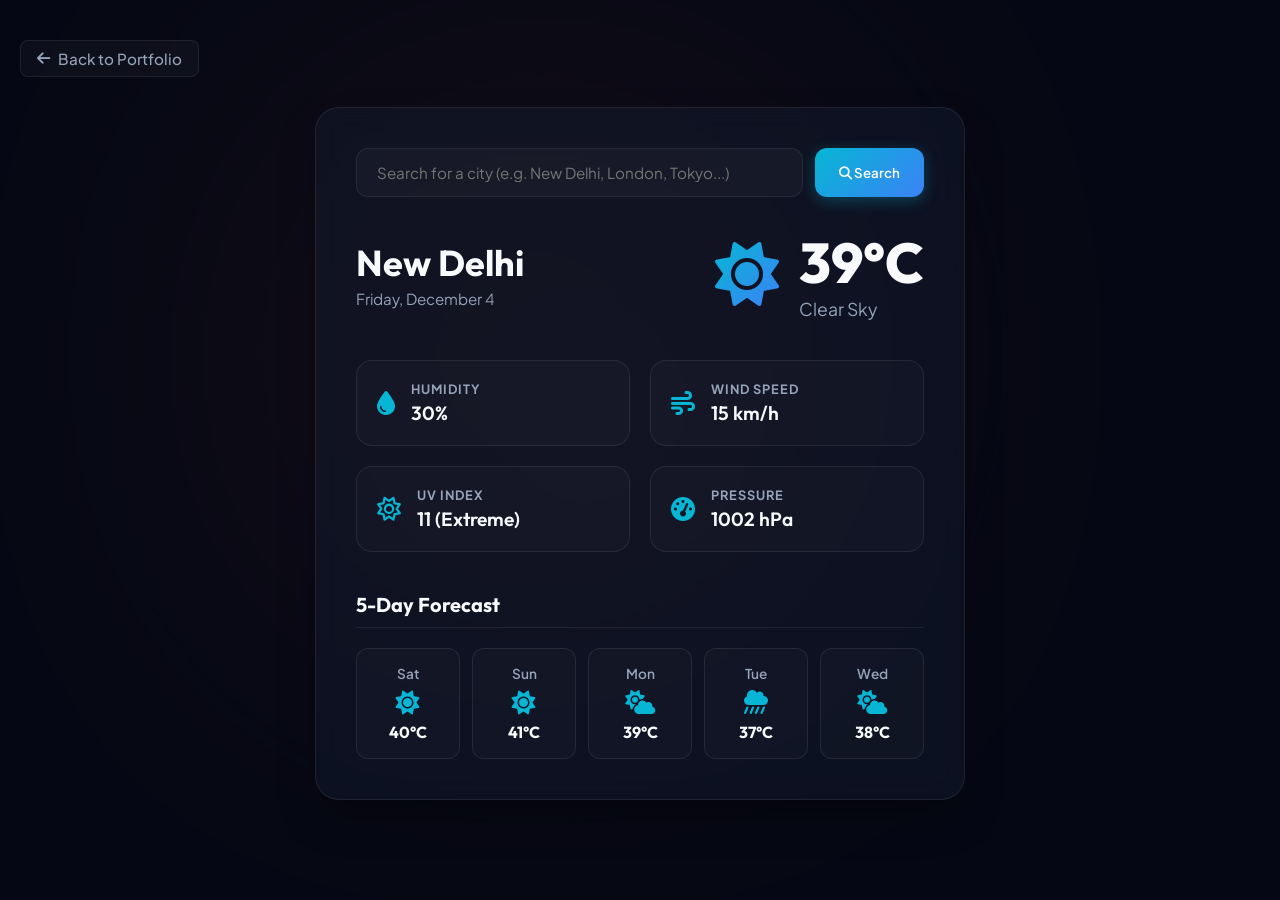
<file: weather.html>
<!DOCTYPE html>
<html lang="en">
<head>
  <meta charset="UTF-8">
  <meta name="viewport" content="width=device-width, initial-scale=1.0">
  <title>Live Demo: Weather App | Bhoomi Kumari Singh</title>
  <link rel="stylesheet" href="https://cdnjs.cloudflare.com/ajax/libs/font-awesome/6.4.0/css/all.min.css">
  <style>
    @import url('https://fonts.googleapis.com/css2?family=Outfit:wght@300;400;500;600;700;800&family=Plus+Jakarta+Sans:wght@300;400;500;600;700&display=swap');

    :root {
      --bg-primary: #050814;
      --card-bg: rgba(22, 30, 49, 0.45);
      --border-color: rgba(255, 255, 255, 0.08);
      --text-primary: #f8fafc;
      --text-secondary: #94a3b8;
      --accent-color: #06b6d4; /* Cyan theme for Weather */
      --accent-gradient: linear-gradient(135deg, #06b6d4 0%, #3b82f6 100%);
      --font-heading: 'Outfit', sans-serif;
      --font-body: 'Plus Jakarta Sans', sans-serif;
    }

    * {
      box-sizing: border-box;
      margin: 0;
      padding: 0;
    }

    body {
      background-color: var(--bg-primary);
      color: var(--text-primary);
      font-family: var(--font-body);
      min-height: 100vh;
      display: flex;
      flex-direction: column;
      align-items: center;
      padding: 40px 20px;
      position: relative;
      overflow-x: hidden;
      transition: background 0.5s ease;
    }

    .glow-orb {
      position: absolute;
      width: 450px;
      height: 450px;
      border-radius: 50%;
      background: var(--accent-gradient);
      filter: blur(180px);
      opacity: 0.15;
      z-index: -1;
      top: 15%;
      left: 25%;
      transition: all 0.8s ease;
    }

    .back-btn {
      align-self: flex-start;
      margin-bottom: 30px;
      color: var(--text-secondary);
      text-decoration: none;
      font-size: 0.95rem;
      font-weight: 500;
      display: inline-flex;
      align-items: center;
      gap: 8px;
      transition: all 0.3s ease;
      background: rgba(255, 255, 255, 0.03);
      padding: 8px 16px;
      border: 1px solid var(--border-color);
      border-radius: 8px;
    }

    .back-btn:hover {
      color: var(--text-primary);
      border-color: rgba(255, 255, 255, 0.2);
      transform: translateX(-3px);
    }

    .weather-container {
      width: 100%;
      max-width: 650px;
      background: var(--card-bg);
      border: 1px solid var(--border-color);
      backdrop-filter: blur(12px);
      border-radius: 24px;
      padding: 40px;
      box-shadow: 0 20px 45px -15px rgba(0,0,0,0.6);
      position: relative;
    }

    .search-group {
      display: flex;
      gap: 12px;
      margin-bottom: 30px;
    }

    .search-input {
      flex: 1;
      background: rgba(255, 255, 255, 0.03);
      border: 1px solid var(--border-color);
      padding: 14px 20px;
      border-radius: 12px;
      color: var(--text-primary);
      font-family: var(--font-body);
      font-size: 0.95rem;
      outline: none;
      transition: all 0.3s ease;
    }

    .search-input:focus {
      border-color: var(--accent-color);
      background: rgba(255, 255, 255, 0.06);
      box-shadow: 0 0 10px rgba(6, 182, 212, 0.25);
    }

    .search-btn {
      background: var(--accent-gradient);
      color: white;
      border: none;
      padding: 14px 24px;
      border-radius: 12px;
      font-weight: 600;
      cursor: pointer;
      font-family: var(--font-body);
      transition: all 0.3s ease;
      box-shadow: 0 4px 15px rgba(6, 182, 212, 0.3);
    }

    .search-btn:hover {
      transform: translateY(-2px);
      box-shadow: 0 6px 20px rgba(6, 182, 212, 0.5);
    }

    /* Weather Content Styles */
    .weather-display {
      transition: opacity 0.3s ease;
    }

    .weather-display.loading {
      opacity: 0.2;
      pointer-events: none;
    }

    .loader {
      position: absolute;
      top: 50%;
      left: 50%;
      transform: translate(-50%, -50%);
      font-size: 2.5rem;
      color: var(--accent-color);
      display: none;
      animation: spin 1s linear infinite;
    }

    @keyframes spin {
      100% { transform: translate(-50%, -50%) rotate(360deg); }
    }

    .main-info {
      display: flex;
      justify-content: space-between;
      align-items: center;
      margin-bottom: 40px;
      flex-wrap: wrap;
      gap: 20px;
    }

    .location h2 {
      font-family: var(--font-heading);
      font-size: 2.25rem;
      font-weight: 700;
      margin-bottom: 4px;
    }

    .location p {
      color: var(--text-secondary);
      font-size: 0.95rem;
    }

    .temp-card {
      display: flex;
      align-items: center;
      gap: 20px;
    }

    .temp-card i {
      font-size: 4rem;
      background: var(--accent-gradient);
      -webkit-background-clip: text;
      -webkit-text-fill-color: transparent;
    }

    .temp-val {
      font-family: var(--font-heading);
      font-size: 3.5rem;
      font-weight: 800;
    }

    .temp-desc {
      color: var(--text-secondary);
      font-size: 1.1rem;
      text-transform: capitalize;
    }

    .details-grid {
      display: grid;
      grid-template-columns: repeat(2, 1fr);
      gap: 20px;
      margin-bottom: 40px;
    }

    .detail-item {
      background: rgba(255, 255, 255, 0.02);
      border: 1px solid var(--border-color);
      padding: 20px;
      border-radius: 16px;
      display: flex;
      align-items: center;
      gap: 16px;
    }

    .detail-item i {
      font-size: 1.5rem;
      color: var(--accent-color);
    }

    .detail-item h3 {
      font-size: 0.8rem;
      text-transform: uppercase;
      color: var(--text-secondary);
      letter-spacing: 1px;
      margin-bottom: 4px;
    }

    .detail-item p {
      font-family: var(--font-heading);
      font-size: 1.2rem;
      font-weight: 600;
    }

    .forecast-section h3 {
      font-family: var(--font-heading);
      font-size: 1.25rem;
      margin-bottom: 20px;
      border-bottom: 1px solid var(--border-color);
      padding-bottom: 10px;
    }

    .forecast-grid {
      display: grid;
      grid-template-columns: repeat(5, 1fr);
      gap: 12px;
    }

    .forecast-card {
      background: rgba(255, 255, 255, 0.02);
      border: 1px solid var(--border-color);
      padding: 16px 8px;
      border-radius: 12px;
      text-align: center;
      transition: all 0.3s ease;
    }

    .forecast-card:hover {
      background: rgba(255, 255, 255, 0.05);
      transform: translateY(-3px);
    }

    .forecast-day {
      font-size: 0.85rem;
      font-weight: 600;
      color: var(--text-secondary);
      margin-bottom: 8px;
    }

    .forecast-card i {
      font-size: 1.5rem;
      margin-bottom: 8px;
      color: var(--accent-color);
    }

    .forecast-temp {
      font-family: var(--font-heading);
      font-size: 1rem;
      font-weight: 700;
    }

    @media (max-width: 580px) {
      .details-grid {
        grid-template-columns: 1fr;
      }
      .forecast-grid {
        grid-template-columns: repeat(3, 1fr);
        justify-content: center;
      }
      .forecast-card:nth-child(4), .forecast-card:nth-child(5) {
        display: none;
      }
    }
  </style>
</head>
<body>
  <div class="glow-orb" id="glow-orb"></div>

  <a href="index.html" class="back-btn"><i class="fa-solid fa-arrow-left"></i> Back to Portfolio</a>

  <div class="weather-container">
    <i class="fa-solid fa-circle-notch loader" id="loader"></i>
    
    <div class="search-group">
      <input type="text" id="search-input" class="search-input" placeholder="Search for a city (e.g. New Delhi, London, Tokyo...)" autocomplete="off">
      <button id="search-btn" class="search-btn"><i class="fa-solid fa-magnifying-glass"></i> Search</button>
    </div>
    <div id="error-message" style="color: #ef4444; font-size: 0.95rem; margin-top: -15px; margin-bottom: 20px; display: none; font-weight: 500; text-align: left;"></div>

    <div class="weather-display" id="weather-display">
      <div class="main-info">
        <div class="location">
          <h2 id="city-name">New Delhi</h2>
          <p id="weather-date">Friday, June 5</p>
        </div>
        <div class="temp-card">
          <i class="fa-solid fa-cloud-sun" id="weather-icon"></i>
          <div>
            <div class="temp-val" id="temp-value">32°C</div>
            <div class="temp-desc" id="weather-desc">scattered clouds</div>
          </div>
        </div>
      </div>

      <div class="details-grid">
        <div class="detail-item">
          <i class="fa-solid fa-droplet"></i>
          <div>
            <h3>Humidity</h3>
            <p id="humidity-val">58%</p>
          </div>
        </div>
        <div class="detail-item">
          <i class="fa-solid fa-wind"></i>
          <div>
            <h3>Wind Speed</h3>
            <p id="wind-val">12 km/h</p>
          </div>
        </div>
        <div class="detail-item">
          <i class="fa-regular fa-sun"></i>
          <div>
            <h3>UV Index</h3>
            <p id="uv-val">8 (Very High)</p>
          </div>
        </div>
        <div class="detail-item">
          <i class="fa-solid fa-gauge-high"></i>
          <div>
            <h3>Pressure</h3>
            <p id="pressure-val">1008 hPa</p>
          </div>
        </div>
      </div>

      <div class="forecast-section">
        <h3>5-Day Forecast</h3>
        <div class="forecast-grid" id="forecast-grid">
          <!-- Dynamic forecast items -->
        </div>
      </div>
    </div>
  </div>

  <script>
    document.addEventListener('DOMContentLoaded', () => {
      const searchInput = document.getElementById('search-input');
      const searchBtn = document.getElementById('search-btn');
      const weatherDisplay = document.getElementById('weather-display');
      const loader = document.getElementById('loader');
      const glowOrb = document.getElementById('glow-orb');
      const errorMessageEl = document.getElementById('error-message');

      // Elements to update
      const cityNameEl = document.getElementById('city-name');
      const dateEl = document.getElementById('weather-date');
      const tempValEl = document.getElementById('temp-value');
      const weatherDescEl = document.getElementById('weather-desc');
      const weatherIconEl = document.getElementById('weather-icon');
      const humidityEl = document.getElementById('humidity-val');
      const windEl = document.getElementById('wind-val');
      const uvEl = document.getElementById('uv-val');
      const pressureEl = document.getElementById('pressure-val');
      const forecastGrid = document.getElementById('forecast-grid');

      // Preset Weather Database for demonstration
      const database = {
        'new delhi': {
          temp: 39, desc: 'clear sky', icon: 'fa-sun', humidity: 30, wind: 15, uv: '11 (Extreme)', pressure: 1002,
          forecast: [
            { day: 'Sat', temp: 40, icon: 'fa-sun' },
            { day: 'Sun', temp: 41, icon: 'fa-sun' },
            { day: 'Mon', temp: 39, icon: 'fa-cloud-sun' },
            { day: 'Tue', temp: 37, icon: 'fa-cloud-showers-heavy' },
            { day: 'Wed', temp: 38, icon: 'fa-cloud-sun' }
          ],
          color: 'linear-gradient(135deg, #f97316 0%, #ec4899 100%)' // Hot glow
        },
        'london': {
          temp: 14, desc: 'light rain', icon: 'fa-cloud-showers-water', humidity: 85, wind: 24, uv: '3 (Low)', pressure: 1014,
          forecast: [
            { day: 'Sat', temp: 13, icon: 'fa-cloud-rain' },
            { day: 'Sun', temp: 15, icon: 'fa-cloud-sun' },
            { day: 'Mon', temp: 16, icon: 'fa-sun' },
            { day: 'Tue', temp: 14, icon: 'fa-cloud' },
            { day: 'Wed', temp: 12, icon: 'fa-cloud-showers-heavy' }
          ],
          color: 'linear-gradient(135deg, #3b82f6 0%, #1d4ed8 100%)' // Rain blue glow
        },
        'tokyo': {
          temp: 22, desc: 'mostly cloudy', icon: 'fa-cloud-sun', humidity: 65, wind: 10, uv: '6 (High)', pressure: 1010,
          forecast: [
            { day: 'Sat', temp: 24, icon: 'fa-sun' },
            { day: 'Sun', temp: 23, icon: 'fa-cloud-sun' },
            { day: 'Mon', temp: 20, icon: 'fa-cloud-rain' },
            { day: 'Tue', temp: 21, icon: 'fa-cloud' },
            { day: 'Wed', temp: 23, icon: 'fa-sun' }
          ],
          color: 'linear-gradient(135deg, #a855f7 0%, #6366f1 100%)' // Cloud purple glow
        }
      };

      const validLocations = new Set([
        // Countries
        'afghanistan', 'albania', 'algeria', 'andorra', 'angola', 'antigua and barbuda', 'argentina', 'armenia', 'australia', 'austria', 'azerbaijan', 'bahamas', 'bahrain', 'bangladesh', 'barbados', 'belarus', 'belgium', 'belize', 'benin', 'bhutan', 'bolivia', 'bosnia and herzegovina', 'botswana', 'brazil', 'brunei', 'bulgaria', 'burkina faso', 'burundi', 'cabo verde', 'cambodia', 'cameroon', 'canada', 'central african republic', 'chad', 'chile', 'china', 'colombia', 'comoros', 'congo', 'costa rica', 'croatia', 'cuba', 'cyprus', 'czechia', 'czech republic', 'denmark', 'djibouti', 'dominica', 'dominican republic', 'east timor', 'timor-leste', 'ecuador', 'egypt', 'el salvador', 'equatorial guinea', 'eritrea', 'estonia', 'eswatini', 'swaziland', 'ethiopia', 'fiji', 'finland', 'france', 'gabon', 'gambia', 'georgia', 'germany', 'ghana', 'greece', 'grenada', 'guatemala', 'guinea', 'guinea-bissau', 'guyana', 'haiti', 'honduras', 'hungary', 'iceland', 'india', 'indonesia', 'iran', 'iraq', 'ireland', 'israel', 'italy', 'ivory coast', "côte d'ivoire", 'jamaica', 'japan', 'jordan', 'kazakhstan', 'kenya', 'kiribati', 'north korea', 'south korea', 'kosovo', 'kuwait', 'kyrgyzstan', 'laos', 'latvia', 'lebanon', 'lesotho', 'liberia', 'libya', 'liechtenstein', 'lithuania', 'luxembourg', 'madagascar', 'malawi', 'malaysia', 'maldives', 'mali', 'malta', 'marshall islands', 'mauritania', 'mauritius', 'mexico', 'micronesia', 'moldova', 'monaco', 'mongolia', 'montenegro', 'morocco', 'mozambique', 'myanmar', 'namibia', 'nauru', 'nepal', 'netherlands', 'new zealand', 'nicaragua', 'niger', 'nigeria', 'north macedonia', 'norway', 'oman', 'pakistan', 'palau', 'palestine', 'panama', 'papua new guinea', 'paraguay', 'peru', 'philippines', 'poland', 'portugal', 'qatar', 'romania', 'russia', 'rwanda', 'saint kitts and nevis', 'saint lucia', 'saint vincent and the grenadines', 'samoa', 'san marino', 'sao tome and principe', 'saudi arabia', 'senegal', 'serbia', 'seychelles', 'sierra leone', 'singapore', 'slovakia', 'slovenia', 'solomon islands', 'somalia', 'south africa', 'south sudan', 'spain', 'sri lanka', 'sudan', 'suriname', 'sweden', 'switzerland', 'syria', 'taiwan', 'tajikistan', 'tanzania', 'thailand', 'togo', 'tonga', 'trinidad and tobago', 'tunisia', 'turkey', 'turkmenistan', 'tuvalu', 'uganda', 'ukraine', 'united arab emirates', 'uae', 'united kingdom', 'uk', 'united states', 'usa', 'uruguay', 'uzbekistan', 'vanuatu', 'vatican city', 'venezuela', 'vietnam', 'yemen', 'zambia', 'zimbabwe',
        
        // Capitals
        'kabul', 'tirana', 'algiers', 'andorra la vella', 'luanda', "st. john's", 'buenos aires', 'yerevan', 'canberra', 'vienna', 'baku', 'nassau', 'manama', 'dhaka', 'bridgetown', 'minsk', 'brussels', 'belmopan', 'porto-novo', 'thimphu', 'sucre', 'sarajevo', 'gaborone', 'brasilia', 'bandar seri begawan', 'sofia', 'ouagadougou', 'gitega', 'praia', 'phnom penh', 'yaounde', 'ottawa', 'bangui', "n'djamena", 'santiago', 'beijing', 'bogota', 'moroni', 'brazzaville', 'kinshasa', 'san jose', 'zagreb', 'havana', 'nicosia', 'prague', 'copenhagen', 'djibouti', 'roseau', 'santo domingo', 'dili', 'quito', 'cairo', 'san salvador', 'malabo', 'asmara', 'tallinn', 'mbabane', 'addis ababa', 'suva', 'helsinki', 'paris', 'libreville', 'banjul', 'tbilisi', 'berlin', 'accra', 'athens', "st. george's", 'guatemala city', 'conakry', 'bissau', 'georgetown', 'port-au-prince', 'tegucigalpa', 'budapest', 'reykjavik', 'new delhi', 'jakarta', 'tehran', 'baghdad', 'dublin', 'jerusalem', 'rome', 'yamoussoukro', 'kingston', 'tokyo', 'amman', 'astana', 'nairobi', 'tarawa', 'pyongyang', 'seoul', 'pristina', 'kuwait city', 'bishkek', 'vientiane', 'riga', 'beirut', 'maseru', 'monrovia', 'tripoli', 'vaduz', 'vilnius', 'luxembourg', 'antananarivo', 'lilongwe', 'kuala lumpur', 'male', 'bamako', 'valletta', 'majuro', 'nouakchott', 'port louis', 'mexico city', 'palikir', 'chisinau', 'monaco', 'ulaanbaatar', 'podgorica', 'rabat', 'maputo', 'naypyidaw', 'windhoek', 'yaren', 'kathmandu', 'amsterdam', 'wellington', 'managua', 'niamey', 'abuja', 'skopje', 'oslo', 'muscat', 'islamabad', 'ngerulmud', 'east jerusalem', 'panama city', 'port moresby', 'asuncion', 'lima', 'manila', 'warsaw', 'lisbon', 'doha', 'bucharest', 'moscow', 'kigali', 'basseterre', 'castries', 'kingstown', 'apia', 'san marino', 'sao tome', 'riyadh', 'dakar', 'belgrade', 'victoria', 'freetown', 'singapore', 'bratislava', 'ljubljana', 'honiara', 'mogadishu', 'pretoria', 'bloemfontein', 'cape town', 'juba', 'madrid', 'sri jayawardenepura kotte', 'colombo', 'khartoum', 'paramaribo', 'stockholm', 'bern', 'damascus', 'taipei', 'dushanbe', 'dodoma', 'bangkok', 'lome', "nuku'alofa", 'port of spain', 'tunis', 'ankara', 'ashgabat', 'funafuti', 'kampala', 'kyiv', 'abu dhabi', 'london', 'washington', 'montevideo', 'tashkent', 'port vila', 'vatican city', 'caracas', 'hanoi', "sana'a", 'lusaka', 'harare',

        // Indian states & UTs
        'andhra pradesh', 'arunachal pradesh', 'assam', 'bihar', 'chhattisgarh', 'goa', 'gujarat', 'haryana', 'himachal pradesh', 'jharkhand', 'karnataka', 'kerala', 'madhya pradesh', 'maharashtra', 'manipur', 'meghalaya', 'mizoram', 'nagaland', 'odisha', 'punjab', 'rajasthan', 'sikkim', 'tamil nadu', 'telangana', 'tripura', 'uttarakhand', 'uttar pradesh', 'west bengal', 'andaman and nicobar islands', 'chandigarh', 'dadra and nagar haveli and daman and diu', 'lakshadweep', 'delhi', 'puducherry', 'jammu and kashmir', 'ladakh',

        // Indian cities
        'mumbai', 'pune', 'nagpur', 'nashik', 'aurangabad', 'navi mumbai', 'thane', 'kalyan', 'dombivli', 'vasai', 'virar', 'kolkata', 'howrah', 'durgapur', 'asansol', 'siliguri', 'chennai', 'coimbatore', 'madurai', 'tiruchirappalli', 'salem', 'bengaluru', 'bangalore', 'mysore', 'hubli', 'dharwad', 'mangalore', 'belgaum', 'hyderabad', 'warangal', 'nizamabad', 'karimnagar', 'visakhapatnam', 'vijayawada', 'guntur', 'nellore', 'kurnool', 'tirupati', 'ahmedabad', 'surat', 'vadodara', 'rajkot', 'bhavnagar', 'jamnagar', 'jaipur', 'jodhpur', 'kota', 'bikaner', 'ajmer', 'udaipur', 'bhopal', 'indore', 'jabalpur', 'gwalior', 'ujjain', 'raipur', 'bilaspur', 'durg', 'patna', 'gaya', 'bhagalpur', 'muzaffarpur', 'ranchi', 'jamshedpur', 'dhanbad', 'bokaro', 'bhubaneswar', 'cuttack', 'rourkela', 'puri', 'lucknow', 'kanpur', 'ghaziabad', 'agra', 'meerut', 'varanasi', 'prayagraj', 'allahabad', 'noida', 'greater noida', 'bareilly', 'aligarh', 'moradabad', 'gorakhpur', 'jhansi', 'dehradun', 'haridwar', 'rishikesh', 'haldwani', 'shimla', 'dharamshala', 'solan', 'amritsar', 'ludhiana', 'jalandhar', 'patiala', 'bathinda', 'srinagar', 'jammu', 'leh', 'kargil', 'guwahati', 'silchar', 'dibrugarh', 'jorhat', 'itanagar', 'shillong', 'tura', 'imphal', 'kohima', 'dimapur', 'aizawl', 'agartala', 'gangtok', 'panaji', 'margao', 'vasco da gama', 'port blair', 'kavaratti', 'daman', 'diu', 'silvassa', 'karaikal', 'mahe', 'yanam', 'gurugram',

        // US states
        'alabama', 'alaska', 'arizona', 'arkansas', 'california', 'colorado', 'connecticut', 'delaware', 'florida', 'georgia', 'hawaii', 'idaho', 'illinois', 'indiana', 'iowa', 'kansas', 'kentucky', 'louisiana', 'maine', 'maryland', 'massachusetts', 'michigan', 'minnesota', 'mississippi', 'missouri', 'montana', 'nebraska', 'nv', 'nevada', 'new hampshire', 'new jersey', 'new mexico', 'new york', 'north carolina', 'north dakota', 'ohio', 'oklahoma', 'oregon', 'pennsylvania', 'rhode island', 'south carolina', 'south dakota', 'tennessee', 'texas', 'utah', 'vermont', 'virginia', 'washington', 'west virginia', 'wisconsin', 'wyoming',

        // US cities
        'los angeles', 'chicago', 'houston', 'phoenix', 'philadelphia', 'san antonio', 'san diego', 'dallas', 'san jose', 'austin', 'jacksonville', 'fort worth', 'columbus', 'charlotte', 'indianapolis', 'san francisco', 'seattle', 'denver', 'boston', 'el paso', 'nashville', 'detroit', 'oklahoma city', 'portland', 'las vegas', 'memphis', 'louisville', 'baltimore', 'milwaukee', 'albuquerque', 'tucson', 'fresno', 'sacramento', 'mesa', 'atlanta', 'kansas city', 'colorado springs', 'miami', 'raleigh', 'omaha', 'oakland', 'minneapolis', 'tulsa', 'wichita', 'new orleans', 'arlington', 'cleveland', 'bakersfield', 'tampa', 'honolulu', 'aurora', 'anaheim', 'santa ana', 'riverside', 'corpus christi', 'lexington', 'stockton', 'henderson', 'saint paul', "st. louis", 'st louis', 'cincinnati', 'pittsburgh', 'anchorage', 'greensboro', 'plano', 'newark', 'lincoln', 'orlando', 'irvine', 'toledo', 'jersey city', 'chula vista', 'durham', 'fort wayne', 'st. petersburg', 'st petersburg', 'laredo', 'lubbock', 'madison', 'chandler', 'buffalo', 'norfolk', 'glendale', 'reno', 'winston-salem', 'winston salem', 'hialeah', 'garland', 'chesapeake', 'irving', 'north las vegas', 'scottsdale', 'baton rouge', 'fremont', 'gilbert', 'san bernardino', 'boise', 'birmingham', 'chelsea', 'charlotte',

        // European cities
        'berlin', 'madrid', 'rome', 'vienna', 'amsterdam', 'brussels', 'geneva', 'zurich', 'copenhagen', 'oslo', 'stockholm', 'helsinki', 'lisbon', 'dublin', 'athens', 'istanbul', 'warsaw', 'prague', 'budapest', 'munich', 'frankfurt', 'milan', 'barcelona', 'venice', 'florence', 'sofia', 'hamburg', 'lyon', 'marseille', 'birmingham', 'manchester', 'glasgow', 'seville', 'valencia', 'st. petersburg', 'kiev', 'bucharest',

        // Asian cities
        'shanghai', 'shenzhen', 'guangzhou', 'hong kong', 'taipei', 'singapore', 'bangkok', 'kuala lumpur', 'manila', 'hanoi', 'ho chi minh city', 'dubai', 'abu dhabi', 'riyadh', 'jeddah', 'doha', 'tel aviv', 'jerusalem', 'colombo', 'kathmandu', 'karachi', 'lahore', 'dhaka', 'osaka', 'nagoya', 'kyoto', 'yokohama', 'incheon', 'busan', 'almaty', 'tashkent', "xi'an",

        // Africa cities
        'johannesburg', 'cape town', 'nairobi', 'lagos', 'casablanca', 'marrakech', 'addis ababa', 'accra', 'dakar', 'luanda', 'algiers', 'tunis', 'alexandria', 'giza', 'khartoum', 'dar es salaam', 'abidjan', 'kampala',

        // Oceania cities
        'melbourne', 'brisbane', 'perth', 'adelaide', 'hobart', 'darwin', 'auckland', 'wellington', 'christchurch', 'suva', 'port moresby', 'noumea', 'sydney',

        // South America cities
        'sao paulo', 'são paulo', 'rio de janeiro', 'santiago', 'lima', 'bogota', 'bogotá', 'caracas', 'quito', 'montevideo', 'asuncion', 'asunción', 'la paz', 'medellin', 'medellín', 'cali',

        // North America cities
        'toronto', 'vancouver', 'montreal', 'havana', 'san jose', 'guatemala city', 'tegucigalpa', 'san salvador', 'kingston', 'santo domingo'
      ]);

      const commonNames = new Set([
        'bhoomi', 'kumari', 'singh',
        'rahul', 'john', 'priya', 'amit', 'alex', 'david', 'sarah', 'emily', 'james', 'michael', 'robert', 'mary', 'jennifer', 'linda', 'elizabeth', 'william', 'joseph', 'thomas', 'charles', 'christopher', 'daniel', 'matthew', 'anthony', 'mark', 'donald', 'steven', 'paul', 'andrew', 'joshua', 'kenneth', 'kevin', 'brian', 'george', 'edward', 'ronald', 'timothy', 'jason', 'jeffrey', 'ryan', 'jacob', 'gary', 'nicholas', 'eric', 'jonathan', 'stephen', 'larry', 'justin', 'scott', 'brandon', 'benjamin', 'samuel', 'gregory', 'frank', 'alexander', 'raymond', 'patrick', 'jack', 'dennis', 'jerry', 'tyler', 'aaron', 'jose', 'adam', 'nathan', 'henry', 'douglas', 'zachary', 'peter', 'kyle', 'walter', 'harold', 'jeremy', 'ethan', 'carl', 'keith', 'roger', 'gerald', 'christian', 'terry', 'sean', 'arthur', 'austin', 'noah', 'lawrence', 'jesse', 'rohan', 'sunita', 'anil', 'geeta', 'sanjay', 'vijay', 'deepak', 'rajesh', 'karan', 'sneha', 'kriti', 'pooja', 'vikram', 'aditya', 'neha', 'divya', 'ravi', 'aarav', 'kabir', 'vihaan', 'reyansh', 'sai', 'arjun', 'ananya', 'aishwarya', 'siddharth', 'varun', 'isha', 'riya', 'alia', 'sara', 'riyah', 'diya', 'abhishek', 'sandeep', 'manish', 'vivek', 'shalini', 'rashmi', 'preeti', 'kiran', 'meena', 'anjali', 'swati', 'tanvi', 'kavita', 'babita', 'nisha', 'ritesh', 'ashish', 'sumit', 'sunil', 'harish', 'manoj', 'ajay', 'ramesh', 'suresh', 'mahesh', 'dinesh', 'naresh', 'vinod', 'pramod', 'pradeep', 'pankaj', 'atul', 'deepika', 'priyanka', 'katrina', 'kareena', 'ranbir', 'ranveer', 'salman', 'shahrukh', 'aamir', 'hrithik', 'akshay', 'sidharth', 'raj', 'tina', 'simran', 'smith', 'johnson', 'williams', 'brown', 'jones', 'miller', 'davis', 'garcia', 'rodriguez', 'wilson', 'martinez', 'anderson', 'taylor', 'hernandez', 'moore', 'martin', 'jackson', 'thompson', 'white', 'lopez', 'lee', 'gonzalez', 'harris', 'clark', 'lewis', 'robinson', 'walker', 'perez', 'hall', 'young', 'allen', 'sanchez', 'wright', 'king', 'green', 'baker', 'adams', 'nelson', 'hill', 'ramirez', 'campbell', 'mitchell', 'roberts', 'carter', 'phillips', 'evans', 'turner', 'torres', 'parker', 'collins', 'edwards', 'stewart', 'flores', 'morris', 'nguyen', 'murphy', 'rivera', 'cook', 'rogers', 'morgan', 'peterson', 'cooper', 'reed', 'bailey', 'bell', 'gomez', 'kelly', 'howard', 'ward', 'cox', 'diaz', 'richardson', 'wood', 'watson', 'brooks', 'bennett', 'gray', 'reyes', 'cruz', 'hughes', 'price', 'myers', 'long', 'foster', 'sanders', 'ross', 'morales', 'powell', 'sullivan', 'russell', 'ortiz', 'jenkins', 'gutierrez', 'perry', 'butler', 'barnes', 'fisher'
      ]);

      function isValid(location) {
        const trimmed = location.trim().replace(/\s+/g, ' ');
        if (!trimmed) return false;
        const lower = trimmed.toLowerCase();

        // 1. Check allow list
        if (validLocations.has(lower)) {
          return true;
        }

        // 2. Check block list
        if (commonNames.has(lower)) {
          return false;
        }
        const words = lower.split(/[\s,\-\.\'\(\)]+/).filter(w => w.length > 0);
        for (const word of words) {
          if (commonNames.has(word)) {
            return false;
          }
        }

        // 3. Character validation
        if (/\d/.test(trimmed)) return false;
        const disallowedPattern = /[0-9@!#\$%^&\*_+=\[\]{}|\\\/;:"<>?`~]/;
        if (disallowedPattern.test(trimmed)) return false;

        if (trimmed.length < 2 || trimmed.length > 50) return false;

        // 4. Gibberish check
        const gibberishPatterns = ['qwerty', 'asdfgh', 'zxcvbn', 'qwert', 'asdf', 'yuiop', 'hjkl', 'bnm'];
        for (const pat of gibberishPatterns) {
          if (lower.includes(pat)) {
            return false;
          }
        }

        if (/(.)\1{4,}/.test(trimmed)) return false;

        // Must contain letters
        const onlyPunctuation = /^[\s,\-\.\'\(\)]+$/;
        if (onlyPunctuation.test(trimmed)) return false;

        return true;
      }

      // Hashed Generator for any city
      function generateMockWeather(city) {
        const hash = Array.from(city).reduce((acc, char) => acc + char.charCodeAt(0), 0);
        const temp = Math.abs(hash % 35) + 5; // Temperature between 5 and 40
        const humidity = Math.abs(hash % 60) + 35; // Humidity between 35 and 95
        const wind = Math.abs(hash % 30) + 5; // Wind between 5 and 35
        const pressure = Math.abs(hash % 25) + 995;
        
        let desc = 'clear sky';
        let icon = 'fa-sun';
        let color = 'linear-gradient(135deg, #06b6d4 0%, #3b82f6 100%)';

        if (hash % 4 === 0) {
          desc = 'heavy rain';
          icon = 'fa-cloud-showers-heavy';
          color = 'linear-gradient(135deg, #3b82f6 0%, #1e3a8a 100%)';
        } else if (hash % 4 === 1) {
          desc = 'overcast clouds';
          icon = 'fa-cloud';
          color = 'linear-gradient(135deg, #64748b 0%, #334155 100%)';
        } else if (hash % 4 === 2) {
          desc = 'thunderstorm';
          icon = 'fa-cloud-bolt';
          color = 'linear-gradient(135deg, #6366f1 0%, #312e81 100%)';
        } else if (hash % 4 === 3 && temp > 30) {
          desc = 'sunny & dry';
          icon = 'fa-sun';
          color = 'linear-gradient(135deg, #f59e0b 0%, #d97706 100%)';
        }

        const uvIndex = Math.abs(hash % 10) + 1;
        let uvText = `${uvIndex} (Moderate)`;
        if (uvIndex <= 2) uvText = `${uvIndex} (Low)`;
        else if (uvIndex >= 8) uvText = `${uvIndex} (Very High)`;

        // Forecast days
        const days = ['Sat', 'Sun', 'Mon', 'Tue', 'Wed', 'Thu', 'Fri'];
        const currentDayIdx = new Date().getDay();
        const forecast = [];
        for (let i = 1; i <= 5; i++) {
          const dayName = days[(currentDayIdx + i) % 7];
          const fHash = hash + i;
          let fIcon = 'fa-sun';
          if (fHash % 3 === 0) fIcon = 'fa-cloud';
          else if (fHash % 3 === 1) fIcon = 'fa-cloud-showers-heavy';
          
          forecast.push({
            day: dayName,
            temp: temp + (fHash % 6 - 3), // slight offset
            icon: fIcon
          });
        }

        return { temp, desc, icon, humidity, wind, uv: uvText, pressure, forecast, color };
      }

      function updateWeatherUI(cityName) {
        const trimmedCity = cityName.trim().replace(/\s+/g, ' ');
        
        // Reset error message state
        errorMessageEl.style.display = 'none';

        if (!trimmedCity || !isValid(trimmedCity)) {
          errorMessageEl.textContent = "Please enter a valid city or location.";
          errorMessageEl.style.display = 'block';
          weatherDisplay.style.display = 'none';
          return;
        }

        // If valid, ensure weather display is visible
        weatherDisplay.style.display = 'block';

        const query = trimmedCity.toLowerCase();
        
        // Show loading state
        weatherDisplay.classList.add('loading');
        loader.style.display = 'block';

        setTimeout(() => {
          let data = database[query];
          if (!data) {
            data = generateMockWeather(trimmedCity);
          }

          // Update text
          cityNameEl.textContent = trimmedCity.split(' ').map(w => w.charAt(0).toUpperCase() + w.slice(1)).join(' ');
          tempValEl.textContent = `${data.temp}°C`;
          weatherDescEl.textContent = data.desc;
          humidityEl.textContent = `${data.humidity}%`;
          windEl.textContent = `${data.wind} km/h`;
          uvEl.textContent = data.uv;
          pressureEl.textContent = `${data.pressure} hPa`;
          
          // Update icons & glows
          weatherIconEl.className = `fa-solid ${data.icon}`;
          glowOrb.style.background = data.color;

          // Render Forecast
          forecastGrid.innerHTML = '';
          data.forecast.forEach(f => {
            const card = document.createElement('div');
            card.className = 'forecast-card';
            card.innerHTML = `
              <div class="forecast-day">${f.day}</div>
              <i class="fa-solid ${f.icon}"></i>
              <div class="forecast-temp">${f.temp}°C</div>
            `;
            forecastGrid.appendChild(card);
          });

          // Date format
          const options = { weekday: 'long', month: 'long', day: 'numeric' };
          dateEl.textContent = new Date().toLocaleDateString('en-US', options);

          // Hide loading state
          weatherDisplay.classList.remove('loading');
          loader.style.display = 'none';
        }, 800);
      }

      searchBtn.addEventListener('click', () => {
        const city = searchInput.value.trim();
        if (city) updateWeatherUI(city);
      });

      searchInput.addEventListener('keypress', (e) => {
        if (e.key === 'Enter') {
          const city = searchInput.value.trim();
          if (city) updateWeatherUI(city);
        }
      });

      // Initial city load
      updateWeatherUI('New Delhi');
    });
  </script>
</body>
</html>
</file>
<file: style.css>
@import url('https://fonts.googleapis.com/css2?family=Outfit:wght@300;400;500;600;700;800&family=Plus+Jakarta+Sans:ital,wght@0,300;0,400;0,500;0,600;0,700;0,800;1,400&display=swap');

:root {
  --bg-primary: #050814;
  --bg-secondary: rgba(17, 25, 40, 0.75);
  --card-bg: rgba(22, 30, 49, 0.45);
  --border-color: rgba(255, 255, 255, 0.08);
  --text-primary: #f8fafc;
  --text-secondary: #94a3b8;
  --accent-color: #6366f1; /* Indigo */
  --accent-gradient: linear-gradient(135deg, #6366f1 0%, #a855f7 100%);
  --accent-gradient-glow: rgba(99, 102, 241, 0.15);
  --cyan-gradient: linear-gradient(135deg, #06b6d4 0%, #3b82f6 100%);
  --orange-gradient: linear-gradient(135deg, #f97316 0%, #ec4899 100%);
  --emerald-gradient: linear-gradient(135deg, #10b981 0%, #059669 100%);
  --font-heading: 'Outfit', sans-serif;
  --font-body: 'Plus Jakarta Sans', sans-serif;
  --transition: all 0.4s cubic-bezier(0.16, 1, 0.3, 1);
}

/* Base resets & styles */
* {
  box-sizing: border-box;
  margin: 0;
  padding: 0;
}

html {
  scroll-behavior: smooth;
  scrollbar-width: thin;
  scrollbar-color: var(--accent-color) var(--bg-primary);
}

body {
  background-color: var(--bg-primary);
  color: var(--text-primary);
  font-family: var(--font-body);
  overflow-x: hidden;
  line-height: 1.6;
}

/* Custom Scrollbar */
::-webkit-scrollbar {
  width: 8px;
}
::-webkit-scrollbar-track {
  background: var(--bg-primary);
}
::-webkit-scrollbar-thumb {
  background: rgba(99, 102, 241, 0.3);
  border-radius: 4px;
}
::-webkit-scrollbar-thumb:hover {
  background: var(--accent-color);
}

/* Floating background glow orbs */
.glow-orb {
  position: absolute;
  width: 350px;
  height: 350px;
  border-radius: 50%;
  background: var(--accent-gradient);
  filter: blur(150px);
  opacity: 0.15;
  z-index: -1;
  pointer-events: none;
}
.orb-1 { top: 10%; left: -50px; }
.orb-2 { top: 40%; right: -50px; background: var(--cyan-gradient); }
.orb-3 { bottom: 10%; left: 10%; background: var(--orange-gradient); }

/* Header & Navigation */
header {
  position: fixed;
  top: 0;
  left: 0;
  width: 100%;
  z-index: 1000;
  background: rgba(5, 8, 20, 0.65);
  backdrop-filter: blur(16px) saturate(180%);
  -webkit-backdrop-filter: blur(16px) saturate(180%);
  border-bottom: 1px solid var(--border-color);
  padding: 20px 0;
  transition: var(--transition);
}

header.scrolled {
  padding: 14px 0;
  background: rgba(5, 8, 20, 0.85);
  box-shadow: 0 10px 30px -10px rgba(0, 0, 0, 0.5);
}

.nav-container {
  max-width: 1200px;
  margin: 0 auto;
  padding: 0 30px;
  display: flex;
  justify-content: space-between;
  align-items: center;
}

.logo {
  font-family: var(--font-heading);
  font-size: 1.5rem;
  font-weight: 700;
  color: var(--text-primary);
  text-decoration: none;
  display: flex;
  align-items: center;
  gap: 8px;
}

.logo span {
  background: var(--accent-gradient);
  -webkit-background-clip: text;
  -webkit-text-fill-color: transparent;
}

.nav-menu {
  display: flex;
  list-style: none;
  gap: 32px;
  align-items: center;
}

.nav-link {
  font-size: 0.95rem;
  font-weight: 500;
  color: var(--text-secondary);
  text-decoration: none;
  position: relative;
  transition: var(--transition);
  padding: 6px 0;
}

.nav-link:hover, .nav-link.active {
  color: var(--text-primary);
}

.nav-link::after {
  content: '';
  position: absolute;
  bottom: 0;
  left: 0;
  width: 0;
  height: 2px;
  background: var(--accent-gradient);
  transition: var(--transition);
}

.nav-link:hover::after, .nav-link.active::after {
  width: 100%;
}

.hamburger {
  display: none;
  cursor: pointer;
  background: none;
  border: none;
  outline: none;
  z-index: 1001;
}

.hamburger span {
  display: block;
  width: 25px;
  height: 2px;
  margin: 6px auto;
  background-color: var(--text-primary);
  transition: var(--transition);
}

/* Hero Section */
.hero {
  position: relative;
  min-height: 100vh;
  display: flex;
  align-items: center;
  justify-content: center;
  padding: 140px 30px 80px 30px;
  text-align: left;
  max-width: 1200px;
  margin: 0 auto;
}

.hero-content {
  width: 100%;
}

.hero-badge {
  display: inline-flex;
  align-items: center;
  gap: 8px;
  padding: 6px 14px;
  border-radius: 50px;
  background: rgba(99, 102, 241, 0.1);
  border: 1px solid rgba(99, 102, 241, 0.2);
  color: #818cf8;
  font-size: 0.85rem;
  font-weight: 600;
  margin-bottom: 24px;
  letter-spacing: 0.5px;
}

.hero-badge i {
  font-size: 0.75rem;
}

.hero h1 {
  font-family: var(--font-heading);
  font-size: 3.5rem;
  font-weight: 800;
  line-height: 1.15;
  margin-bottom: 20px;
  max-width: 800px;
}

.gradient-text {
  background: var(--accent-gradient);
  -webkit-background-clip: text;
  -webkit-text-fill-color: transparent;
}

.hero p {
  font-size: 1.15rem;
  color: var(--text-secondary);
  max-width: 600px;
  margin-bottom: 36px;
}

.hero-cta {
  display: flex;
  gap: 16px;
}

.btn {
  display: inline-flex;
  align-items: center;
  gap: 8px;
  padding: 12px 28px;
  font-size: 0.95rem;
  font-weight: 600;
  text-decoration: none;
  border-radius: 8px;
  transition: var(--transition);
  cursor: pointer;
}

.btn-primary {
  background: var(--accent-gradient);
  color: white;
  border: none;
  box-shadow: 0 4px 20px rgba(99, 102, 241, 0.3);
}

.btn-primary:hover {
  transform: translateY(-2px);
  box-shadow: 0 6px 25px rgba(99, 102, 241, 0.5);
}

.btn-secondary {
  background: rgba(255, 255, 255, 0.05);
  color: var(--text-primary);
  border: 1px solid var(--border-color);
}

.btn-secondary:hover {
  background: rgba(255, 255, 255, 0.1);
  border-color: rgba(255, 255, 255, 0.2);
  transform: translateY(-2px);
}

/* Sections General */
section {
  padding: 100px 30px;
  max-width: 1200px;
  margin: 0 auto;
  position: relative;
}

.section-header {
  text-align: center;
  margin-bottom: 60px;
}

.section-subtitle {
  font-size: 0.85rem;
  color: var(--accent-color);
  font-weight: 700;
  text-transform: uppercase;
  letter-spacing: 2px;
  margin-bottom: 10px;
  display: block;
}

.section-title {
  font-family: var(--font-heading);
  font-size: 2.25rem;
  font-weight: 700;
}

/* About Section */
.about-grid {
  display: grid;
  grid-template-columns: 1.1fr 0.9fr;
  gap: 60px;
  align-items: center;
}

.about-text h3 {
  font-family: var(--font-heading);
  font-size: 1.75rem;
  margin-bottom: 20px;
}

.about-text p {
  color: var(--text-secondary);
  margin-bottom: 20px;
  font-size: 1.05rem;
}

.about-highlights {
  display: grid;
  grid-template-columns: 1fr 1fr;
  gap: 20px;
}

.about-card {
  background: var(--card-bg);
  border: 1px solid var(--border-color);
  backdrop-filter: blur(8px);
  padding: 24px;
  border-radius: 12px;
  text-align: left;
  transition: var(--transition);
}

.about-card:hover {
  border-color: rgba(99, 102, 241, 0.3);
  transform: translateY(-4px);
}

.about-card i {
  font-size: 1.75rem;
  margin-bottom: 16px;
  background: var(--accent-gradient);
  -webkit-background-clip: text;
  -webkit-text-fill-color: transparent;
}

.about-card h4 {
  font-family: var(--font-heading);
  font-size: 1.1rem;
  margin-bottom: 8px;
}

.about-card p {
  font-size: 0.85rem;
  color: var(--text-secondary);
  margin-bottom: 0;
}

/* Skills Section */
.skills-grid {
  display: grid;
  grid-template-columns: 1fr 1fr;
  gap: 40px;
}

.skills-category {
  background: var(--card-bg);
  border: 1px solid var(--border-color);
  backdrop-filter: blur(8px);
  padding: 40px;
  border-radius: 16px;
  transition: var(--transition);
}

.skills-category:hover {
  border-color: rgba(99, 102, 241, 0.2);
  box-shadow: 0 10px 40px -15px rgba(99, 102, 241, 0.1);
}

.skills-category h3 {
  font-family: var(--font-heading);
  font-size: 1.5rem;
  margin-bottom: 30px;
  display: flex;
  align-items: center;
  gap: 12px;
}

.skills-category h3 i {
  background: var(--accent-gradient);
  -webkit-background-clip: text;
  -webkit-text-fill-color: transparent;
}

.skills-list {
  display: flex;
  flex-wrap: wrap;
  gap: 14px;
}

.skill-tag {
  display: flex;
  align-items: center;
  gap: 8px;
  padding: 10px 18px;
  border-radius: 8px;
  background: rgba(255, 255, 255, 0.03);
  border: 1px solid var(--border-color);
  color: var(--text-secondary);
  font-size: 0.9rem;
  font-weight: 500;
  transition: var(--transition);
}

.skill-tag:hover {
  background: rgba(99, 102, 241, 0.08);
  border-color: rgba(99, 102, 241, 0.3);
  color: var(--text-primary);
  transform: translateY(-2px);
}

.skill-tag i {
  font-size: 1rem;
}

/* Projects Section */
.projects-grid {
  display: grid;
  grid-template-columns: repeat(auto-fit, minmax(340px, 1fr));
  gap: 30px;
}

.project-card {
  background: var(--card-bg);
  border: 1px solid var(--border-color);
  border-radius: 16px;
  overflow: hidden;
  transition: var(--transition);
  display: flex;
  flex-direction: column;
  height: 100%;
}

.project-card:hover {
  transform: translateY(-8px);
  border-color: rgba(99, 102, 241, 0.3);
  box-shadow: 0 20px 40px -20px rgba(0, 0, 0, 0.7);
}

.project-img-wrapper {
  width: 100%;
  height: 200px;
  overflow: hidden;
  position: relative;
  background: #0b0f19;
}

.project-img-wrapper::after {
  content: '';
  position: absolute;
  top: 0;
  left: 0;
  width: 100%;
  height: 100%;
  background: linear-gradient(to bottom, rgba(5, 8, 20, 0) 40%, rgba(5, 8, 20, 0.9) 100%);
}

.project-img {
  width: 100%;
  height: 100%;
  object-fit: cover;
  transition: var(--transition);
}

.project-card:hover .project-img {
  transform: scale(1.08);
}

.project-body {
  padding: 30px;
  display: flex;
  flex-direction: column;
  flex-grow: 1;
}

.project-tags {
  display: flex;
  flex-wrap: wrap;
  gap: 8px;
  margin-bottom: 16px;
}

.project-tag {
  font-size: 0.75rem;
  font-weight: 600;
  padding: 4px 10px;
  border-radius: 4px;
  background: rgba(255, 255, 255, 0.05);
  border: 1px solid var(--border-color);
  color: var(--text-secondary);
}

/* Custom gradient tag border highlighting */
.project-card:nth-child(1) .project-tag {
  color: #06b6d4;
  border-color: rgba(6, 182, 212, 0.2);
  background: rgba(6, 182, 212, 0.04);
}
.project-card:nth-child(2) .project-tag {
  color: #a855f7;
  border-color: rgba(168, 85, 247, 0.2);
  background: rgba(168, 85, 247, 0.04);
}
.project-card:nth-child(3) .project-tag {
  color: #f97316;
  border-color: rgba(249, 115, 22, 0.2);
  background: rgba(249, 115, 22, 0.04);
}
.project-card:nth-child(4) .project-tag {
  color: #10b981;
  border-color: rgba(16, 185, 129, 0.2);
  background: rgba(16, 185, 129, 0.04);
}

.project-body h3 {
  font-family: var(--font-heading);
  font-size: 1.4rem;
  margin-bottom: 12px;
}

.project-body p {
  font-size: 0.95rem;
  color: var(--text-secondary);
  margin-bottom: 24px;
  flex-grow: 1;
}

.project-actions {
  display: flex;
  gap: 12px;
}

.project-btn {
  flex: 1;
  display: inline-flex;
  align-items: center;
  justify-content: center;
  gap: 8px;
  padding: 10px 0;
  font-size: 0.85rem;
  font-weight: 600;
  text-decoration: none;
  border-radius: 6px;
  transition: var(--transition);
}

.project-btn-demo {
  background: var(--accent-gradient);
  color: white;
  border: none;
}

.project-btn-demo:hover {
  transform: translateY(-2px);
  box-shadow: 0 4px 15px rgba(99, 102, 241, 0.4);
}

.project-btn-code {
  background: rgba(255, 255, 255, 0.04);
  color: var(--text-primary);
  border: 1px solid var(--border-color);
}

.project-btn-code:hover {
  background: rgba(255, 255, 255, 0.08);
  border-color: rgba(255, 255, 255, 0.2);
  transform: translateY(-2px);
}

/* Contact Section */
.contact-container {
  max-width: 800px;
  margin: 0 auto;
  background: var(--card-bg);
  border: 1px solid var(--border-color);
  backdrop-filter: blur(8px);
  padding: 50px;
  border-radius: 20px;
  text-align: center;
  position: relative;
  overflow: hidden;
}

.contact-container::after {
  content: '';
  position: absolute;
  top: -50%;
  left: -50%;
  width: 200%;
  height: 200%;
  background: radial-gradient(circle, rgba(99, 102, 241, 0.05) 0%, transparent 70%);
  pointer-events: none;
}

.contact-container p {
  color: var(--text-secondary);
  font-size: 1.1rem;
  margin-bottom: 32px;
  max-width: 500px;
  margin-left: auto;
  margin-right: auto;
}

.contact-methods {
  display: flex;
  justify-content: center;
  gap: 20px;
  flex-wrap: wrap;
}

.contact-btn {
  display: flex;
  align-items: center;
  gap: 10px;
  padding: 14px 28px;
  border-radius: 10px;
  text-decoration: none;
  font-weight: 600;
  transition: var(--transition);
}

.contact-btn-email {
  background: var(--accent-gradient);
  color: white;
}

.contact-btn-email:hover {
  transform: translateY(-3px);
  box-shadow: 0 8px 25px rgba(99, 102, 241, 0.4);
}

.contact-btn-github {
  background: #24292e;
  color: white;
  border: 1px solid rgba(255, 255, 255, 0.1);
}

.contact-btn-github:hover {
  background: #2f363d;
  transform: translateY(-3px);
  box-shadow: 0 8px 25px rgba(0, 0, 0, 0.3);
}

/* Footer */
footer {
  border-top: 1px solid var(--border-color);
  padding: 40px 30px;
  text-align: center;
  background: #02040a;
}

footer p {
  color: var(--text-secondary);
  font-size: 0.9rem;
}

/* Entry Animations & Scroll Reveals */
.reveal {
  opacity: 0;
  transform: translateY(30px);
  transition: opacity 0.8s cubic-bezier(0.16, 1, 0.3, 1), transform 0.8s cubic-bezier(0.16, 1, 0.3, 1);
}

.reveal.reveal-active {
  opacity: 1;
  transform: translateY(0);
}

@keyframes float {
  0% { transform: translateY(0px); }
  50% { transform: translateY(-10px); }
  100% { transform: translateY(0px); }
}

.floating-icon {
  animation: float 4s ease-in-out infinite;
}

/* Responsive Breakpoints */
@media (max-width: 968px) {
  .hero h1 {
    font-size: 2.75rem;
  }
  
  .about-grid {
    grid-template-columns: 1fr;
    gap: 40px;
  }
  
  .skills-grid {
    grid-template-columns: 1fr;
  }
}

@media (max-width: 768px) {
  header {
    padding: 16px 0;
  }
  
  .nav-menu {
    position: fixed;
    top: 0;
    right: -100%;
    width: 280px;
    height: 100vh;
    background: rgba(5, 8, 20, 0.95);
    backdrop-filter: blur(20px);
    -webkit-backdrop-filter: blur(20px);
    border-left: 1px solid var(--border-color);
    flex-direction: column;
    justify-content: center;
    gap: 40px;
    transition: right 0.4s cubic-bezier(0.16, 1, 0.3, 1);
    box-shadow: -10px 0 30px rgba(0, 0, 0, 0.5);
  }
  
  .nav-menu.open {
    right: 0;
  }
  
  .hamburger {
    display: block;
  }
  
  .hamburger.active span:nth-child(1) {
    transform: translateY(8px) rotate(45deg);
  }
  
  .hamburger.active span:nth-child(2) {
    opacity: 0;
  }
  
  .hamburger.active span:nth-child(3) {
    transform: translateY(-8px) rotate(-45deg);
  }
  
  .hero {
    padding-top: 120px;
    text-align: center;
  }
  
  .hero-badge {
    margin-left: auto;
    margin-right: auto;
  }
  
  .hero-cta {
    justify-content: center;
    flex-wrap: wrap;
  }
  
  .btn {
    width: 100%;
    justify-content: center;
  }
  
  .about-highlights {
    grid-template-columns: 1fr;
  }
  
  .contact-container {
    padding: 30px 20px;
  }
  
  .contact-btn {
    width: 100%;
    justify-content: center;
  }
}
</file>
